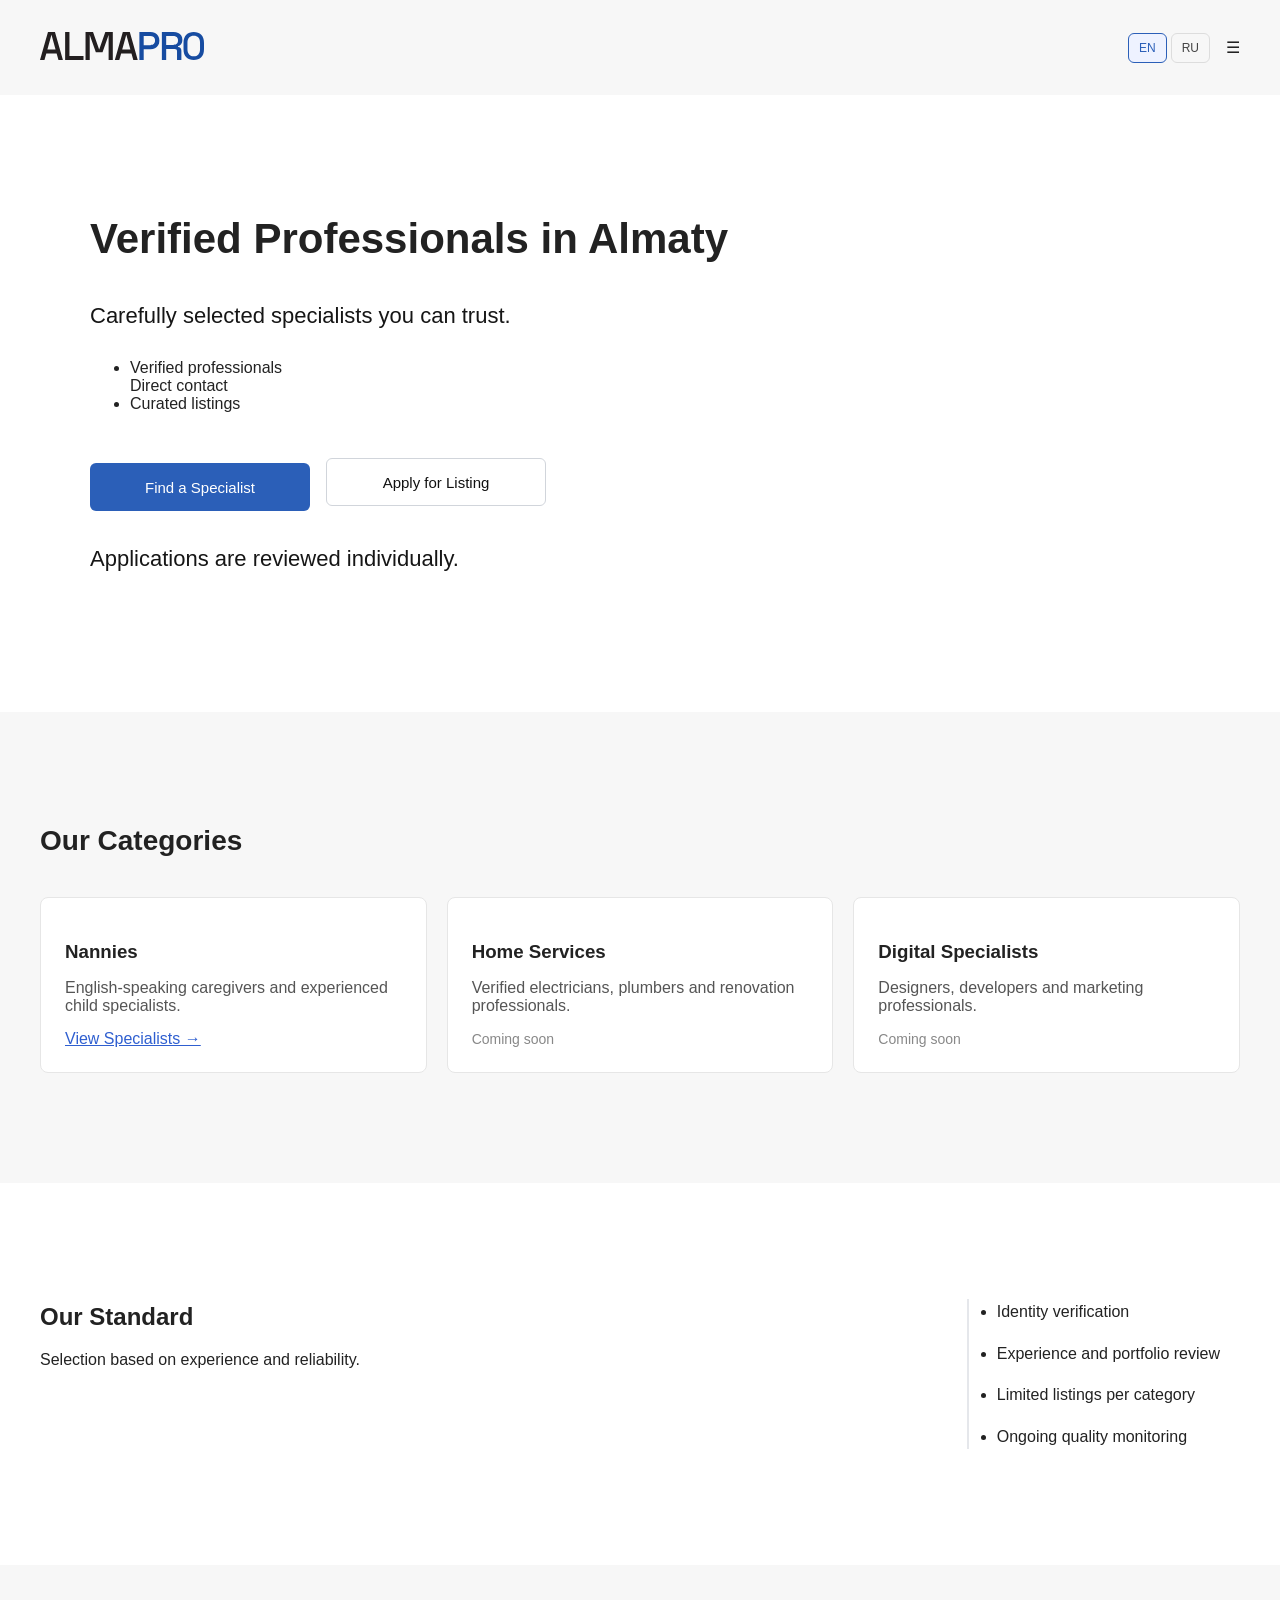
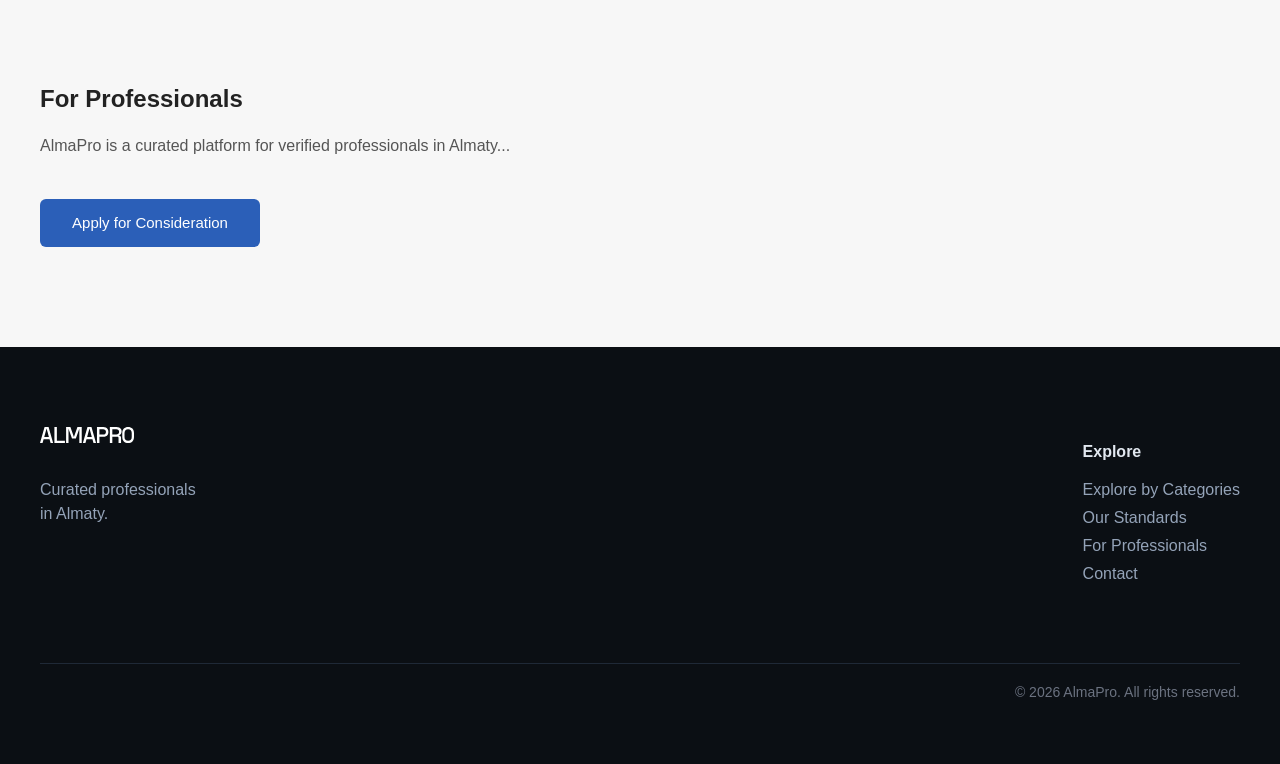
<file: index.html>
<!DOCTYPE html>
<html lang="en">

<head>
    <meta charset="UTF-8">
    <meta name="viewport" content="width=device-width, initial-scale=1.0">
    <title>AlmaPro</title>

    <link rel="stylesheet" href="main.css">

</head>

<body>

<header class="header">
  <div class="container header-inner">

    <div class="logo">
      <a href="index.html">
        <img src="images/almapro-logo.svg" alt="AlmaPro">
      </a>
    </div>

    <div class="header-right">
<div class="lang-switch">
<a href="index.html" class="active">EN</a>
  <a href="index-ru.html">RU</a>
</div>

 <div class="menu" id="openMenu">☰</div>

  </div>

</div>
    <!-- OVERLAY -->
<div class="nav-overlay" id="navOverlay"></div>

<!-- SIDE MENU -->
<div class="side-menu" id="sideMenu">
  <div class="menu-header">
    <span class="close-btn" id="closeMenu">✕</span>
  </div>

  <nav class="menu-links">
    <a href="index.html">Home</a>
    <a href="nannies.html">Find a Specialist</a>
    <a href="apply.html">For Professionals</a>
    <a href="contact.html">Contact</a>
  </nav>
</div>

  </div>
</header>



<section class="hero mobile-hero">
  <div class="container">
    <div class="hero-inner">

<div class="hero-text">

  <h1>
    Verified Professionals in Almaty
  </h1>

  <p>
    Carefully selected specialists you can trust.
  </p>

  <ul>
    <li>Verified professionals</li>
    <li">Direct contact</li>
    <li>Curated listings</li>
  </ul>

  <div class="hero-buttons">
  <a href="#categories" class="btn btn-primary">Find a Specialist</a>
  <a href="apply.html" class="btn btn-secondary">Apply for Listing</a>
  </div>

  <p class="hero-note">
    Applications are reviewed individually.
  </p>

</div>

    </div>
</section>

<section class="categories" id="categories">

<div class="container">

<h2>Our Categories</h2>

<div class="categories-grid">

<a href="nannies.html" class="category-card">

  <h3>Nannies</h3>

  <p>
    English-speaking caregivers and experienced child specialists.
  </p>

  <span class="card-link">
    View Specialists →
  </span>

</a>

<a href="home-services.html" class="category-card">
  <h3>Home Services</h3>
  <p>
    Verified electricians, plumbers and renovation professionals.
  </p>
  <span class="coming">
    Coming soon
  </span>
</a>


<a href="digital-specialists.html" class="category-card">
  <h3>Digital Specialists</h3>
  <p>
    Designers, developers and marketing professionals.
  </p>
  <span class="coming">
    Coming soon
  </span>
</a>

</div>

</div>

</section>

<section class="standard">
  <div class="container standard-inner">

    <div class="standard-left">
      <h2>Our Standard</h2>
      <p>Selection based on experience and reliability.</p>
    </div>

    <div class="standard-right">
      <ul class="standard-list">
        <li>Identity verification</li>
        <li>Experience and portfolio review</li>
        <li>Limited listings per category</li>
        <li>Ongoing quality monitoring</li>
      </ul>
    </div>

  </div>
</section>

<section class="professionals">

<div class="container">

<h2>For Professionals</h2>

<p>
  AlmaPro is a curated platform for verified professionals in Almaty...
</p>

<a href="apply.html" class="btn btn-primary">
  Apply for Consideration
</a>

</div>

</section>

<footer class="footer">
  <div class="container footer-inner">

    <!-- LEFT -->
    <div class="footer-left">
  <a href="index.html">
    <img src="images/almapro-logo-white.svg" class="footer-logo">
  </a>

  <p>
    <a href="index.html" class="footer-link-text">
      <span>Curated professionals</span><br>
      <span>in Almaty.</span>
    </a>
  </p>
</div>

<!-- RIGHT -->
<div class="footer-right">
  <p class="footer-title">Explore</p>

  <a href="nannies.html">
    Explore by Categories
  </a>

  <a href="index.html">
    Our Standards
  </a>

  <a href="apply.html">
    For Professionals
  </a>

  <a href="contact.html">
    Contact
  </a>
</div>
</div>

  <div class="footer-bottom container">
    <div class="footer-line"></div>
    <p>© 2026 AlmaPro. All rights reserved.</p>
  </div>

</footer>

  </div>


<script>
window.addEventListener("scroll", function() {
  const header = document.querySelector(".header");

  if (window.scrollY > 50) {
    header.classList.add("shrink");
  } else {
    header.classList.remove("shrink");
  }
});
</script>

<!--Navigation-->
<script>
document.addEventListener("DOMContentLoaded", () => {
  const openBtn = document.getElementById("openMenu");
  const closeBtn = document.getElementById("closeMenu");
  const menu = document.getElementById("sideMenu");
  const overlay = document.getElementById("navOverlay");

  if (!openBtn || !menu || !overlay) return; // 🔥 prevents crash

  openBtn.addEventListener("click", () => {
    menu.classList.add("active");
    overlay.classList.add("active");
  });

  if (closeBtn) {
    closeBtn.addEventListener("click", closeMenu);
  }

  overlay.addEventListener("click", closeMenu);

  function closeMenu() {
    menu.classList.remove("active");
    overlay.classList.remove("active");
  }
});
</script>
</body>
</html>
</file>
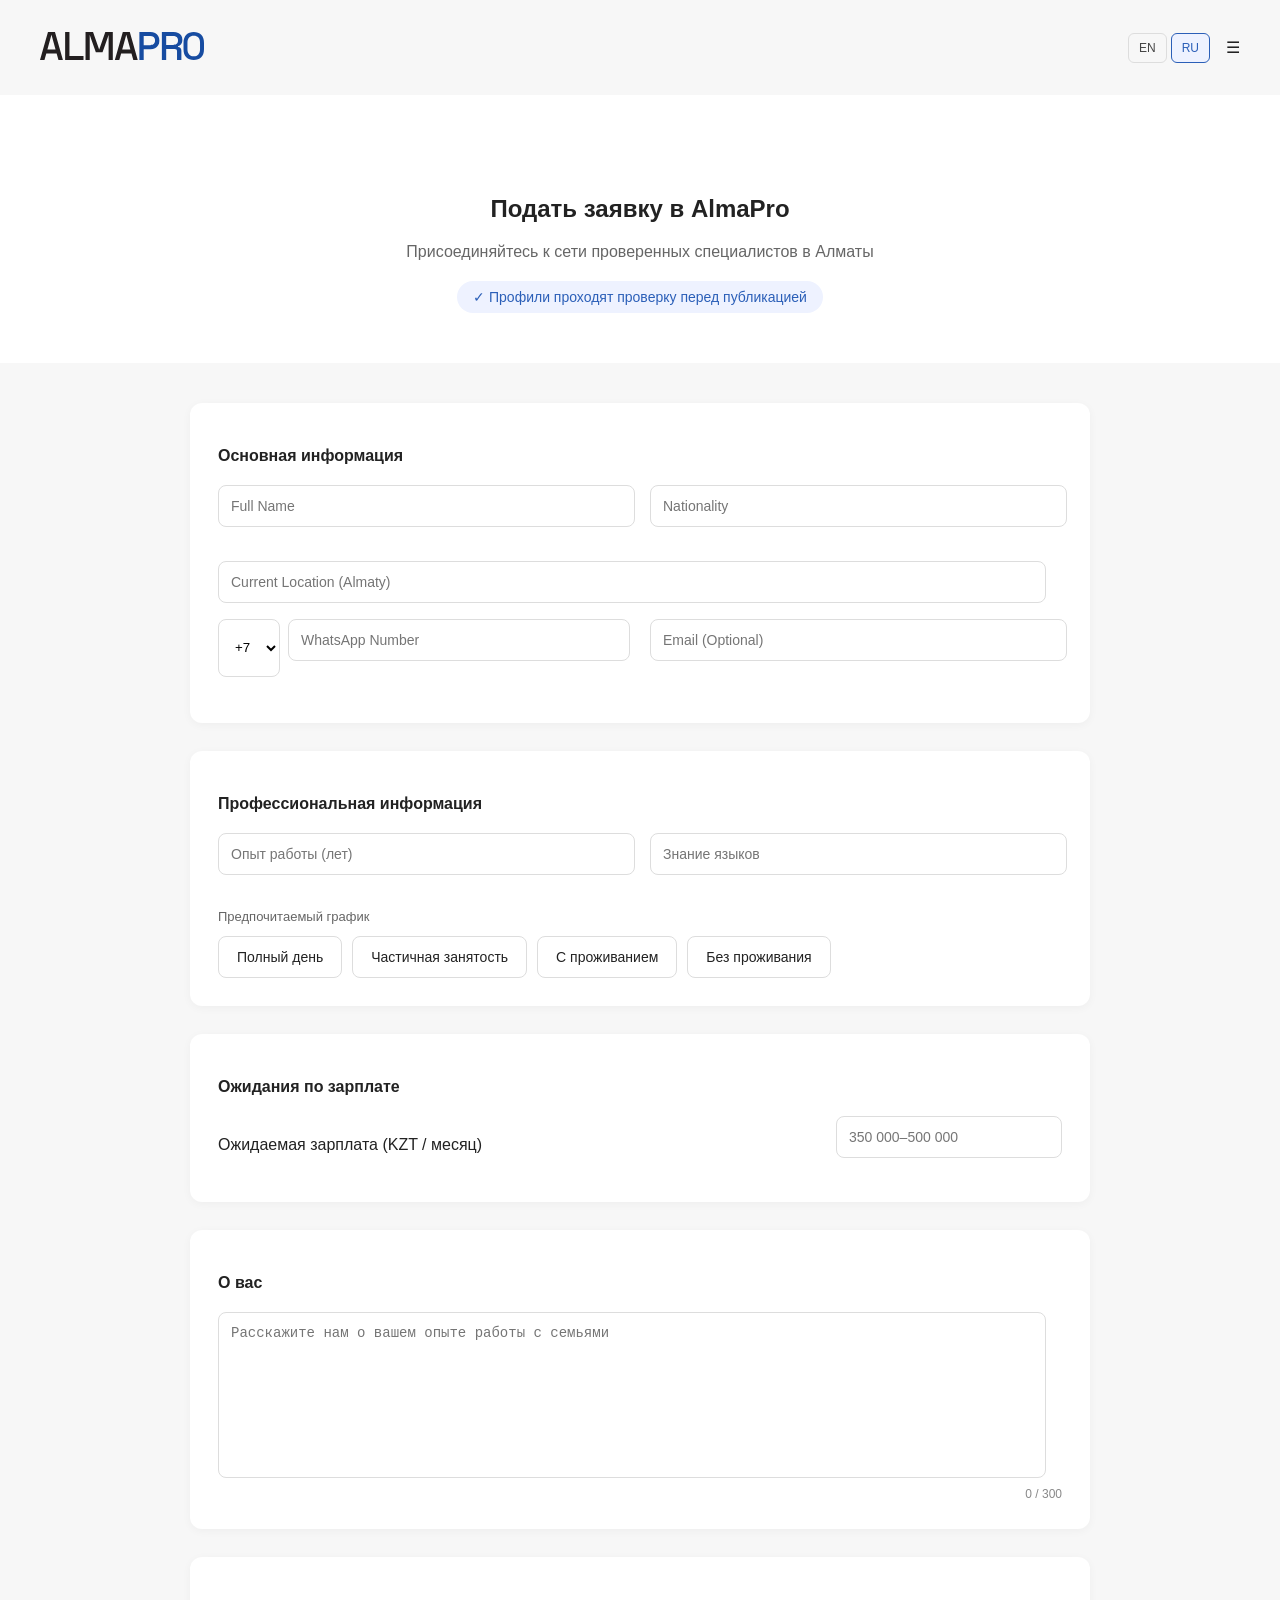
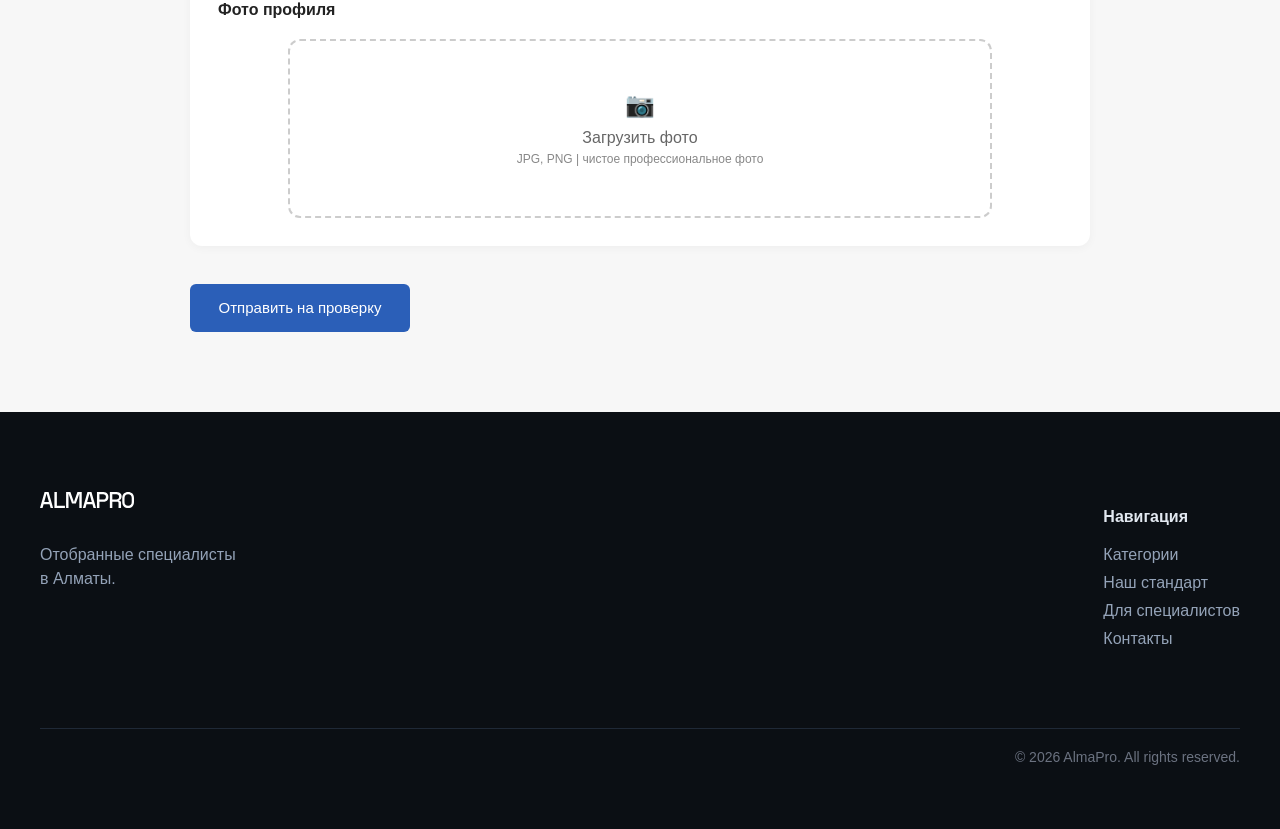
<file: apply-ru.html>
<!DOCTYPE html>
<html lang="en">
<head>
<meta charset="UTF-8">
<meta name="viewport" content="width=device-width, initial-scale=1.0">
<title>Apply | AlmaPro</title>
<link rel="stylesheet" href="main.css">
</head>

<body>

<header class="header">
  <div class="container header-inner">

    <div class="logo">
      <a href="index-ru.html">
        <img src="images/almapro-logo.svg" alt="AlmaPro">
      </a>
    </div>

  <div class="header-right">
    
    <div class="lang-switch">
      <a href="apply.html">EN</a>
      <a href="apply-ru.html" class="active">RU</a>
    </div>

    <div class="menu" id="openMenu">☰</div>

  </div>

</div>

<!-- SIDE MENU -->
<div class="side-menu" id="sideMenu">
  <div class="menu-header">
    <span class="close-btn" id="closeMenu">✕</span>
  </div>

<nav class="menu-links">
  <a href="index-ru.html">Главная</a>
  <a href="nannies-ru.html">Найти специалиста</a>
  <a href="apply-ru.html">Для специалистов</a>
  <a href="contact-ru.html">Контакты</a>
</nav>
</div>

  </div>
</header>


<!-- HERO -->
<section class="apply-hero">
  <div class="container center">

    <h1>Подать заявку в AlmaPro</h1>
    <p class="subtitle">Присоединяйтесь к сети проверенных специалистов в Алматы</p>

    <div class="badge"> ✓ Профили проходят проверку перед публикацией</div>

  </div>
</section>

<!-- APPLY FORM -->
<section class="apply-form">
  <div class="form-wrapper">
    <div class="form-inner">

      <form action="https://formsubmit.co/almapro.contact@proton.me" method="POST" enctype="multipart/form-data">

        <!-- SETTINGS -->
        <input type="hidden" name="_subject" value="New Application - AlmaPro">
        <input type="hidden" name="_next" value="https://almapro.kz/success-ru.html">
        <input type="hidden" name="_captcha" value="false">

        <!-- BASIC -->
        <div class="form-block">
          <h3>Основная информация</h3>

          <div class="form-row">
            <input type="text" name="full_name" placeholder="Full Name" required>
            <input type="text" name="nationality" placeholder="Nationality">
          </div>

          <input type="text" name="location" placeholder="Current Location (Almaty)" required>

          <div class="form-row">
            <div class="phone-input">
              <select name="country_code">
                <option value="+7">+7</option>
              </select>
              <input type="text" name="whatsapp" placeholder="WhatsApp Number" required>
            </div>

            <input type="email" name="email" placeholder="Email (Optional)">
          </div>
        </div>

        <!-- PROFESSIONAL -->
        <div class="form-block">
          <h3>Профессиональная информация</h3>

          <div class="form-row">
            <input type="text" name="experience" placeholder="Опыт работы (лет)">
            <input type="text" name="languages" placeholder="Знание языков">
          </div>

          <p class="label">Предпочитаемый график</p>

          <div class="tags">
            <div class="tag">Полный день</div>
            <div class="tag">Частичная занятость</div>
            <div class="tag">С проживанием</div>
            <div class="tag">Без проживания</div>
          </div>

          <input type="hidden" name="schedule" id="scheduleInput">
        </div>

        <!-- SALARY -->
        <div class="form-block">
          <h3>Ожидания по зарплате</h3>

          <div class="salary-row">
            <span>Ожидаемая зарплата (KZT / месяц)</span>
            <input type="text" name="salary" placeholder="350 000–500 000">
          </div>
        </div>

        <!-- ABOUT -->
        <div class="form-block">
          <h3>О вас</h3>

          <textarea name="about" maxlength="300"
            placeholder="Расскажите нам о вашем опыте работы с семьями"></textarea>

          <div class="char-count">0 / 300</div>
        </div>

        <!-- PROFILE PHOTO -->
        <div class="form-block">
          <h3>Фото профиля</h3>

          <label class="upload-box">

            <!-- REAL FILE INPUT -->
            <input type="file" id="photoInput" name="photo" accept="image/*" required>

            <!-- UI -->
            <div class="upload-content" id="uploadContent">
              <div class="upload-icon">📷</div>
              <p>Загрузить фото</p>
              <span>JPG, PNG | чистое профессиональное фото</span>
            </div>

            <!-- PREVIEW -->
            <img id="previewImage" alt="Preview" style="display:none; width:100%; margin-top:10px;" />

          </label>
        </div>

        <!-- SUBMIT -->
        <button type="submit" class="btn btn-primary">
          Отправить на проверку
        </button>

      </form>

    </div>
  </div>
</section>


<!--footer-->
<footer class="footer">
  <div class="container footer-inner">

    <!-- LEFT -->
    <div class="footer-left">
  <a href="index-ru.html">
    <img src="images/almapro-logo-white.svg" class="footer-logo">
  </a>

  <p>
    <a href="index-ru.html" class="footer-link-text">
      <p>
Отобранные специалисты<br>в Алматы.
</p>
    </a>
  </p>
</div>

<!-- RIGHT -->
<div class="footer-right">
  <p class="footer-title">Навигация</p>

<a href="nannies-ru.html">Категории</a>
<a href="index-ru.html">Наш стандарт</a>
<a href="apply-ru.html">Для специалистов</a>
<a href="contact-ru.html">Контакты</a>
</div>

</div>

  <div class="footer-bottom container">
    <div class="footer-line"></div>
    <p>© 2026 AlmaPro. All rights reserved.</p>
  </div>

</footer>

<!--preview-->
<script>
document.addEventListener("DOMContentLoaded", () => {
  const input = document.getElementById("photoInput");
  const preview = document.getElementById("previewImage");

  input.addEventListener("change", () => {
    const file = input.files[0];
    if (!file) return;

    const reader = new FileReader();
    reader.onload = e => {
      preview.src = e.target.result;
      preview.style.display = "block";
    };
    reader.readAsDataURL(file);
  });
});
</script>


<script>
window.addEventListener("scroll", function() {
  const header = document.querySelector(".header");

  if (window.scrollY > 50) {
    header.classList.add("shrink");
  } else {
    header.classList.remove("shrink");
  }
});
</script>

<script>
document.addEventListener("DOMContentLoaded", () => {
  const fileInput = document.querySelector('input[type="file"]');

  if (!fileInput) return;

  fileInput.addEventListener("change", () => {
    if(fileInput.files.length > 0){
      alert("Photo selected: " + fileInput.files[0].name);
    }
  });
});
</script>

<script>
// ===== TAG SELECTION (SCHEDULE) =====

document.addEventListener("DOMContentLoaded", () => {

  const tags = document.querySelectorAll(".tag");
  const scheduleInput = document.getElementById("scheduleInput");

  tags.forEach(tag => {
    tag.addEventListener("click", () => {

      tag.classList.toggle("active");

      // collect selected tags
      const selected = Array.from(document.querySelectorAll(".tag.active"))
        .map(tag => tag.innerText);

      // update hidden input
      if (scheduleInput) {
        scheduleInput.value = selected.join(", ");
      }

    });
  });

});
</script>


<!--Navigation-->
<script>
document.addEventListener("DOMContentLoaded", () => {
  const openBtn = document.getElementById("openMenu");
  const closeBtn = document.getElementById("closeMenu");
  const menu = document.getElementById("sideMenu");
  const overlay = document.getElementById("navOverlay");

  if (!openBtn || !menu || !overlay) return; // 🔥 prevents crash

  openBtn.addEventListener("click", () => {
    menu.classList.add("active");
    overlay.classList.add("active");
  });

  if (closeBtn) {
    closeBtn.addEventListener("click", closeMenu);
  }

  overlay.addEventListener("click", closeMenu);

  function closeMenu() {
    menu.classList.remove("active");
    overlay.classList.remove("active");
  }
});
</script>

</body>
</html>
</file>
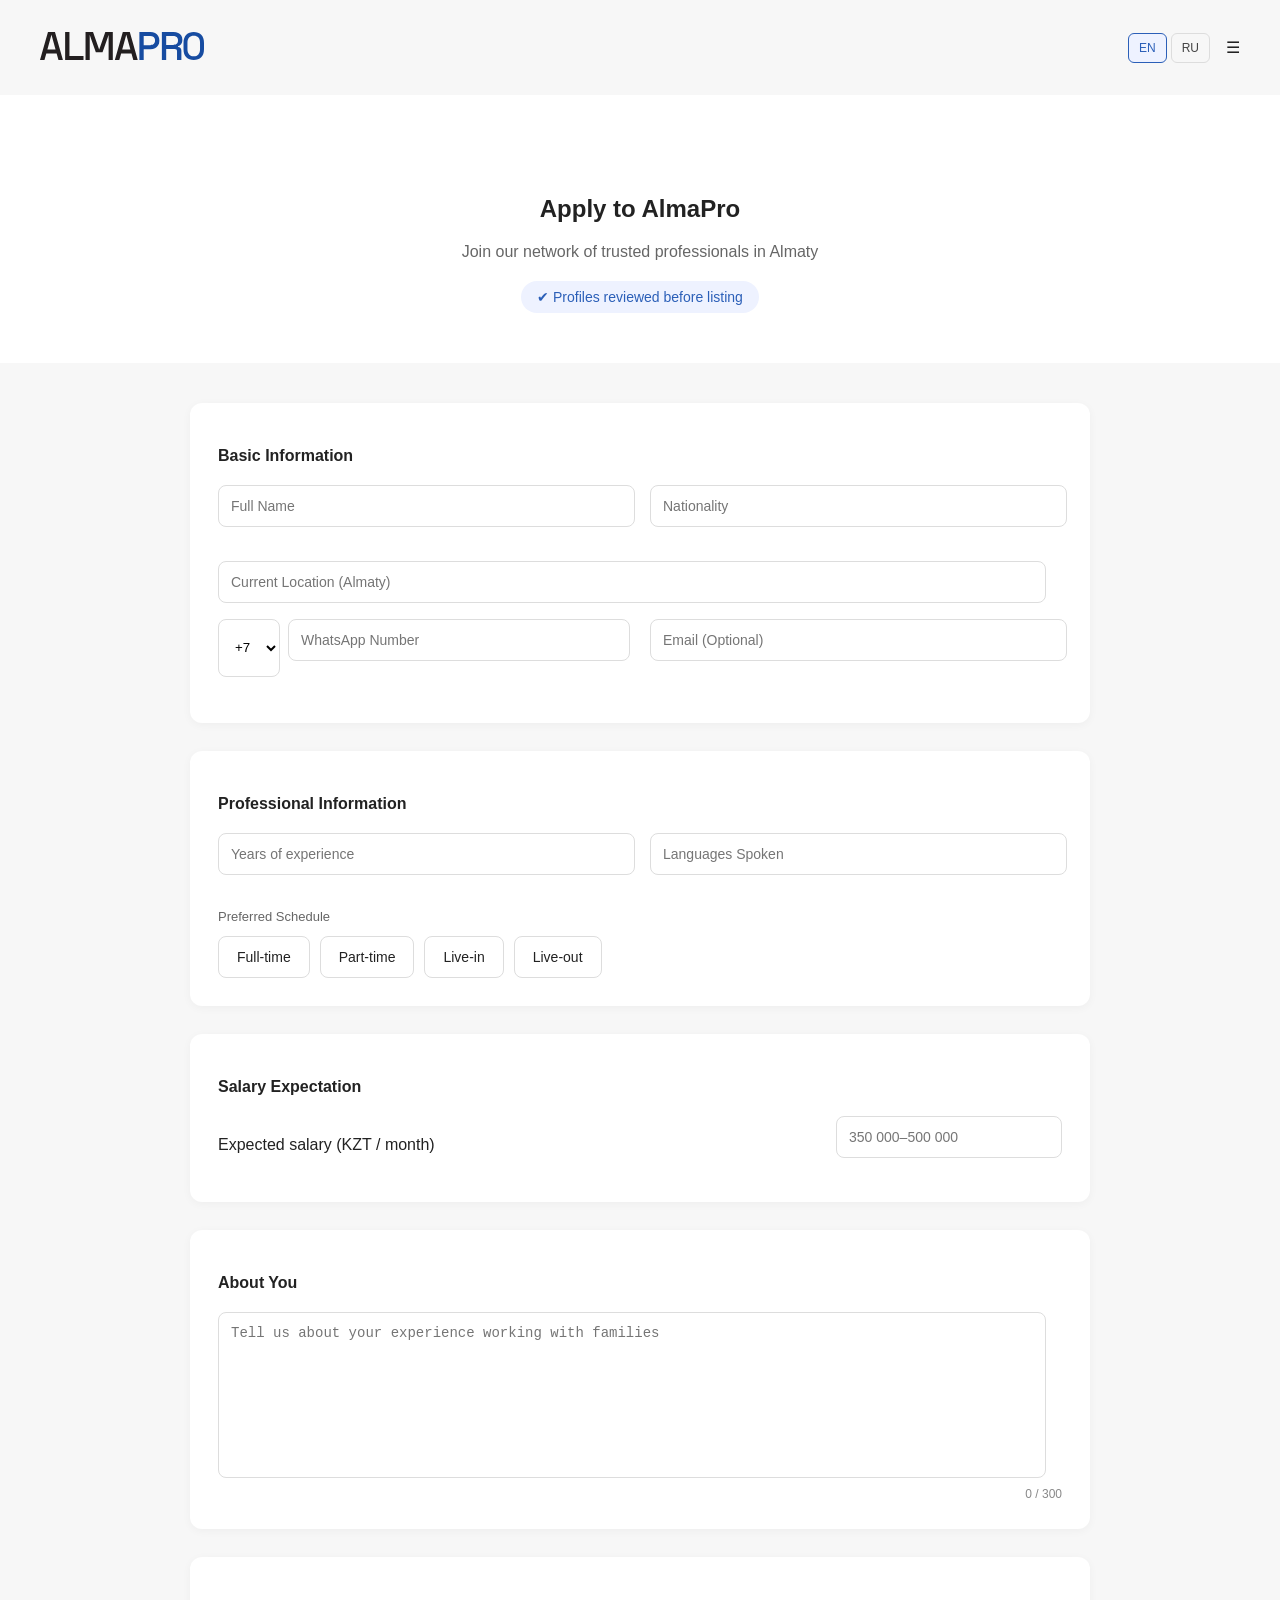
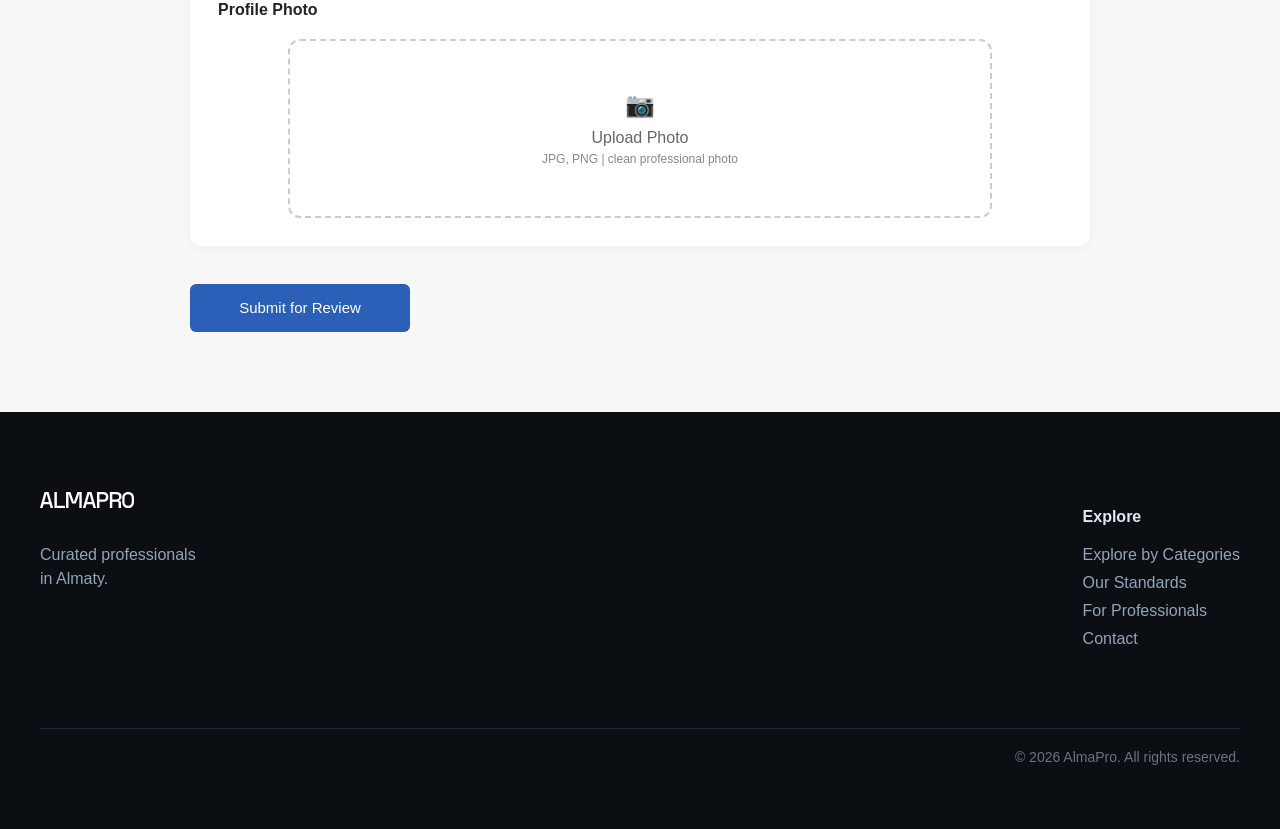
<file: apply.html>
<!DOCTYPE html>
<html lang="en">
<head>
<meta charset="UTF-8">
<meta name="viewport" content="width=device-width, initial-scale=1.0">
<title>Apply | AlmaPro</title>
<link rel="stylesheet" href="main.css">
</head>

<body>

<header class="header">
  <div class="container header-inner">

    <div class="logo">
      <a href="index.html">
        <img src="images/almapro-logo.svg" alt="AlmaPro">
      </a>
    </div>

  <div class="header-right">
    
    <div class="lang-switch">
      <a href="apply.html" class="active">EN</a>
      <a href="apply-ru.html">RU</a>
    </div>

    <div class="menu" id="openMenu">☰</div>

  </div>

</div>

<!-- SIDE MENU -->
<div class="side-menu" id="sideMenu">
  <div class="menu-header">
    <span class="close-btn" id="closeMenu">✕</span>
  </div>

  <nav class="menu-links">
    <a href="index.html">Home</a>
    <a href="nannies.html">Find a Specialist</a>
    <a href="apply.html">For Professionals</a>
    <a href="contact.html">Contact</a>
  </nav>
</div>

  </div>
</header>


<!-- HERO -->
<section class="apply-hero">
  <div class="container center">

    <h1>Apply to AlmaPro</h1>
    <p class="subtitle">Join our network of trusted professionals in Almaty</p>

    <div class="badge">✔ Profiles reviewed before listing</div>

  </div>
</section>

<!-- APPLY FORM -->
<section class="apply-form">
  <div class="form-wrapper">
    <div class="form-inner">

      <form action="https://formsubmit.co/almapro.contact@proton.me" method="POST" enctype="multipart/form-data">

        <!-- SETTINGS -->
        <input type="hidden" name="_subject" value="New Application - AlmaPro">
        <input type="hidden" name="_next" value="https://almapro.kz/success.html">
        <input type="hidden" name="_captcha" value="false">

        <!-- BASIC -->
        <div class="form-block">
          <h3>Basic Information</h3>

          <div class="form-row">
            <input type="text" name="full_name" placeholder="Full Name" required>
            <input type="text" name="nationality" placeholder="Nationality">
          </div>

          <input type="text" name="location" placeholder="Current Location (Almaty)" required>

          <div class="form-row">
            <div class="phone-input">
              <select name="country_code">
                <option value="+7">+7</option>
              </select>
              <input type="text" name="whatsapp" placeholder="WhatsApp Number" required>
            </div>

            <input type="email" name="email" placeholder="Email (Optional)">
          </div>
        </div>

        <!-- PROFESSIONAL -->
        <div class="form-block">
          <h3>Professional Information</h3>

          <div class="form-row">
            <input type="text" name="experience" placeholder="Years of experience">
            <input type="text" name="languages" placeholder="Languages Spoken">
          </div>

          <p class="label">Preferred Schedule</p>

          <div class="tags">
            <div class="tag">Full-time</div>
            <div class="tag">Part-time</div>
            <div class="tag">Live-in</div>
            <div class="tag">Live-out</div>
          </div>

          <input type="hidden" name="schedule" id="scheduleInput">
        </div>

        <!-- SALARY -->
        <div class="form-block">
          <h3>Salary Expectation</h3>

          <div class="salary-row">
            <span>Expected salary (KZT / month)</span>
            <input type="text" name="salary" placeholder="350 000–500 000">
          </div>
        </div>

        <!-- ABOUT -->
        <div class="form-block">
          <h3>About You</h3>

          <textarea name="about" maxlength="300"
            placeholder="Tell us about your experience working with families"></textarea>

          <div class="char-count">0 / 300</div>
        </div>

        <!-- PROFILE PHOTO -->
        <div class="form-block">
          <h3>Profile Photo</h3>

          <label class="upload-box">

            <!-- REAL FILE INPUT (IMPORTANT) -->
            <input type="file" id="photoInput" name="photo" accept="image/*" required>

            <!-- UI -->
            <div class="upload-content" id="uploadContent">
              <div class="upload-icon">📷</div>
              <p>Upload Photo</p>
              <span>JPG, PNG | clean professional photo</span>
            </div>

            <!-- PREVIEW -->
            <img id="previewImage" alt="Preview" style="display:none; width:100%; margin-top:10px;" />

          </label>
        </div>

        <!-- SUBMIT -->
        <button type="submit" class="btn btn-primary">
          Submit for Review
        </button>

      </form>

    </div>
  </div>
</section>


<footer class="footer">
  <div class="container footer-inner">

    <!-- LEFT -->
    <div class="footer-left">
      <a href="index.html">
        <img src="images/almapro-logo-white.svg" class="footer-logo">
      </a>

      <p>
        <a href="index.html" class="footer-link-text">
          Curated professionals<br>in Almaty.
        </a>
      </p>
    </div>

    <!-- RIGHT -->
    <div class="footer-right">
      <p class="footer-title">Explore</p>

      <a href="nannies.html">Explore by Categories</a>
      <a href="index.html">Our Standards</a>
      <a href="apply.html">For Professionals</a>
      <a href="contact.html">Contact</a>
    </div>

  </div>

  <div class="footer-bottom container">
    <div class="footer-line"></div>
    <p>© 2026 AlmaPro. All rights reserved.</p>
  </div>
</footer>

<!--preview-->
<script>
document.addEventListener("DOMContentLoaded", () => {
  const input = document.getElementById("photoInput");
  const preview = document.getElementById("previewImage");

  input.addEventListener("change", () => {
    const file = input.files[0];
    if (!file) return;

    const reader = new FileReader();
    reader.onload = e => {
      preview.src = e.target.result;
      preview.style.display = "block";
    };
    reader.readAsDataURL(file);
  });
});
</script>

<script>
window.addEventListener("scroll", function() {
  const header = document.querySelector(".header");

  if (window.scrollY > 50) {
    header.classList.add("shrink");
  } else {
    header.classList.remove("shrink");
  }
});
</script>

<script>
document.addEventListener("DOMContentLoaded", () => {
  const fileInput = document.querySelector('input[type="file"]');

  if (!fileInput) return;

  fileInput.addEventListener("change", () => {
    if(fileInput.files.length > 0){
      alert("Photo selected: " + fileInput.files[0].name);
    }
  });
});
</script>

<script>
// ===== TAG SELECTION (SCHEDULE) =====

document.addEventListener("DOMContentLoaded", () => {

  const tags = document.querySelectorAll(".tag");
  const scheduleInput = document.getElementById("scheduleInput");

  tags.forEach(tag => {
    tag.addEventListener("click", () => {

      tag.classList.toggle("active");

      // collect selected tags
      const selected = Array.from(document.querySelectorAll(".tag.active"))
        .map(tag => tag.innerText);

      // update hidden input
      if (scheduleInput) {
        scheduleInput.value = selected.join(", ");
      }

    });
  });

});
</script>

<!--Navigation-->
<script>
document.addEventListener("DOMContentLoaded", () => {
  const openBtn = document.getElementById("openMenu");
  const closeBtn = document.getElementById("closeMenu");
  const menu = document.getElementById("sideMenu");
  const overlay = document.getElementById("navOverlay");

  if (!openBtn || !menu || !overlay) return; // 🔥 prevents crash

  openBtn.addEventListener("click", () => {
    menu.classList.add("active");
    overlay.classList.add("active");
  });

  if (closeBtn) {
    closeBtn.addEventListener("click", closeMenu);
  }

  overlay.addEventListener("click", closeMenu);

  function closeMenu() {
    menu.classList.remove("active");
    overlay.classList.remove("active");
  }
});
</script>

</body>
</html>
</file>
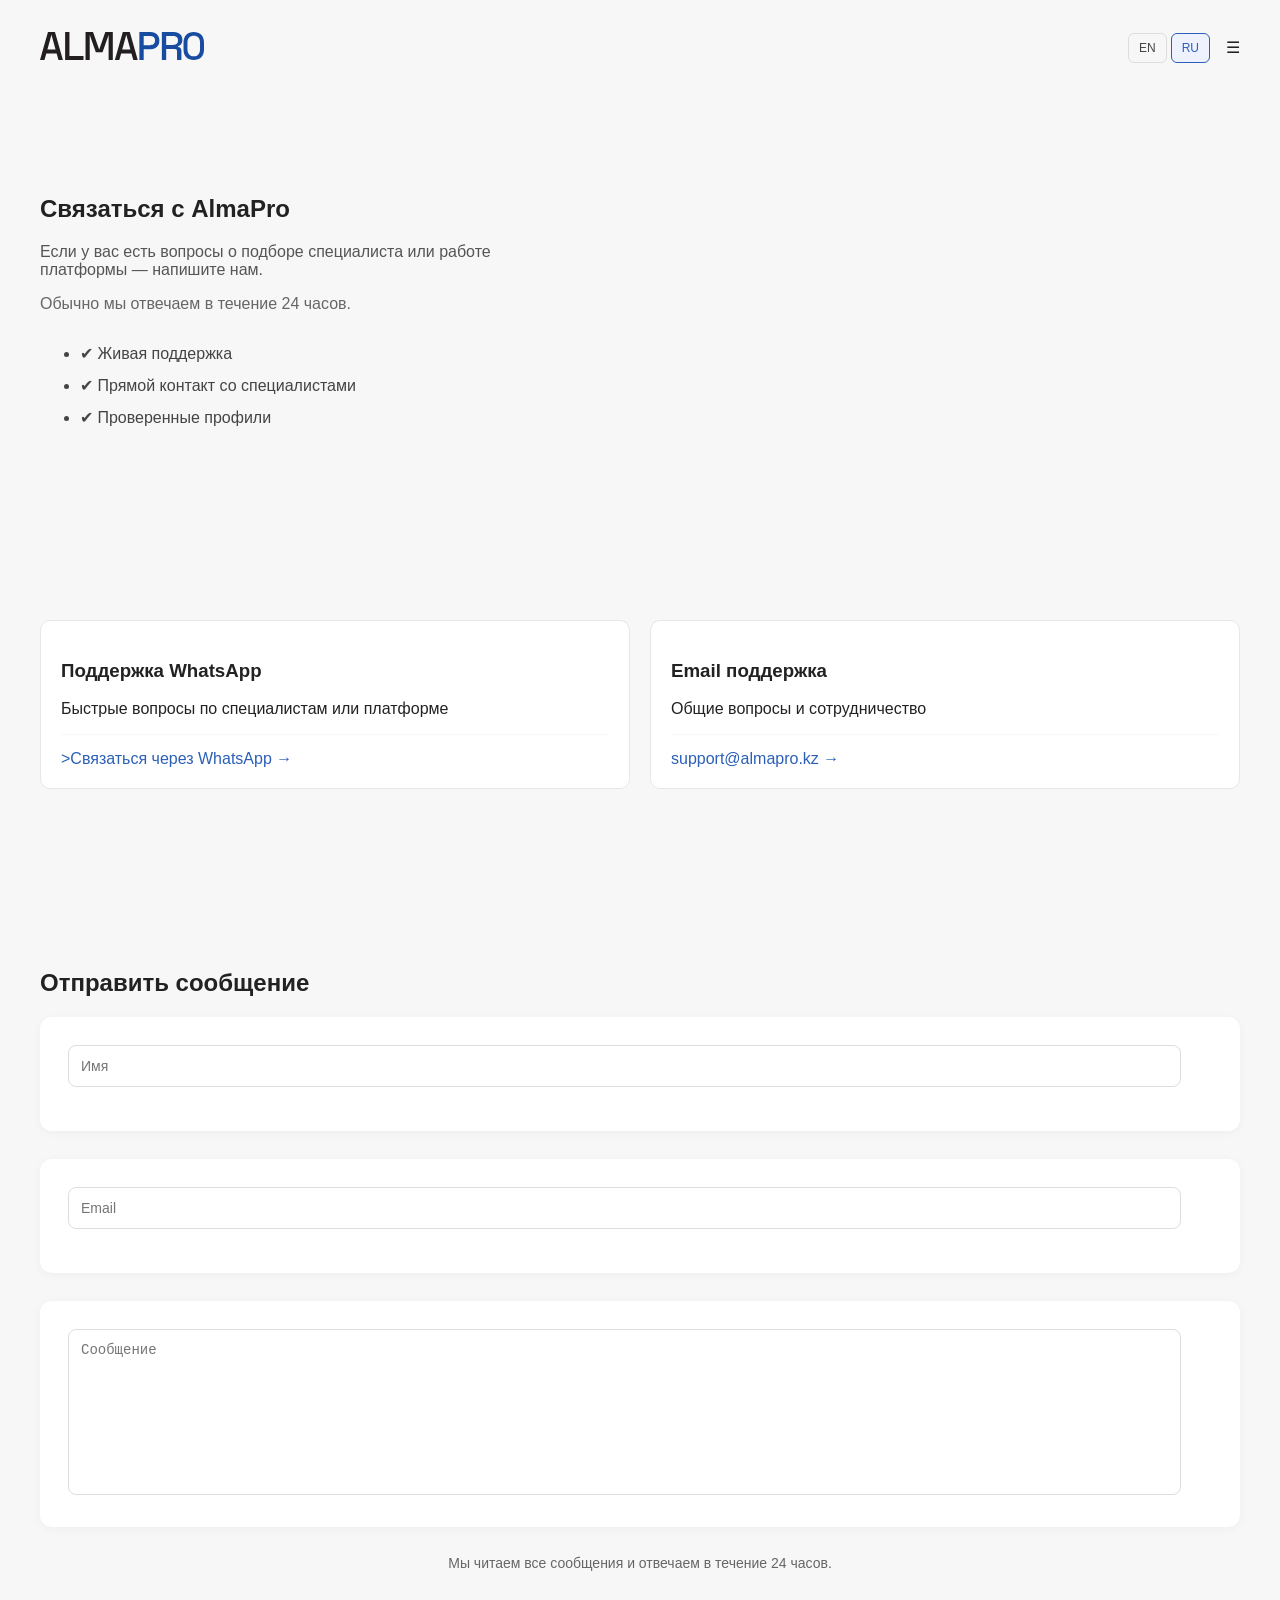
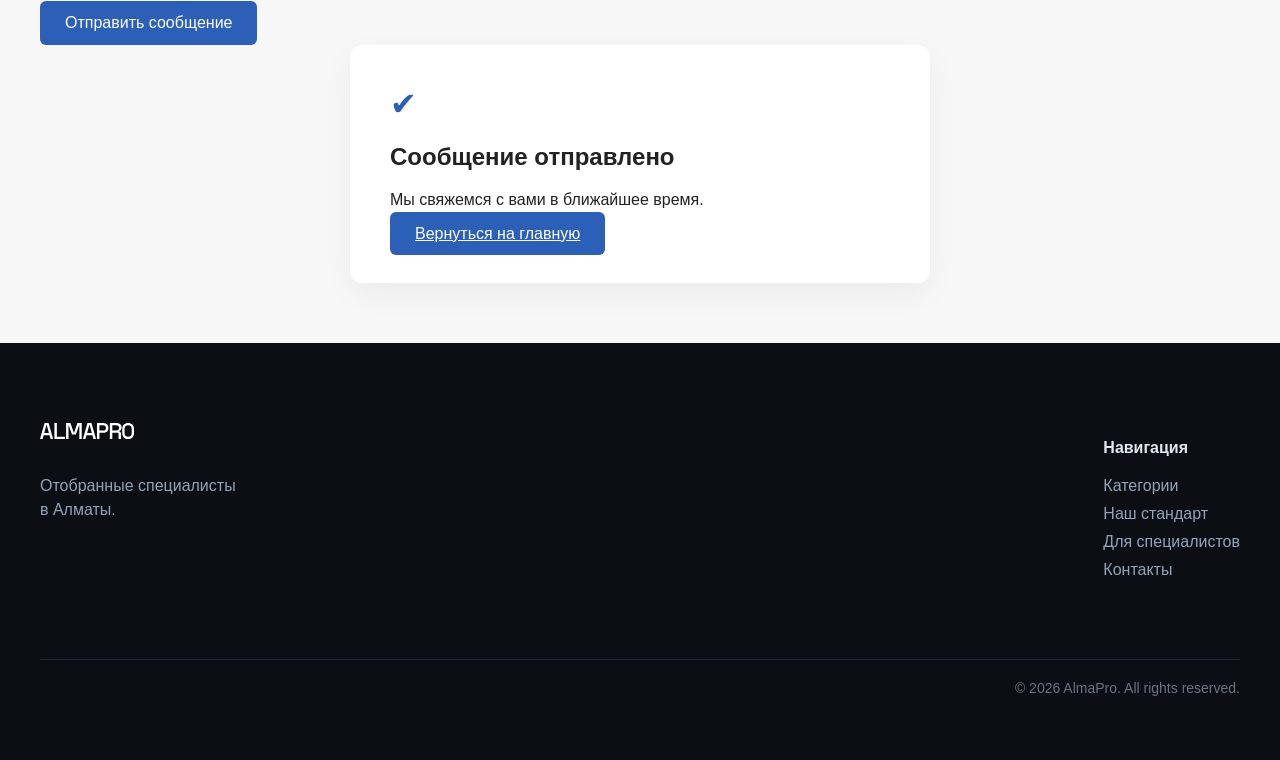
<file: contact-ru.html>
<!DOCTYPE html>
<html lang="en">

<head>
    <meta charset="UTF-8">
    <meta name="viewport" content="width=device-width, initial-scale=1.0">
    <title>AlmaPro</title>

    <link rel="stylesheet" href="main.css">

</head>

<body>

<header class="header">
  <div class="container header-inner">

    <div class="logo">
      <a href="index-ru.html">
        <img src="images/almapro-logo.svg" alt="AlmaPro">
      </a>
    </div>

    <div class="header-right">

    <div class="lang-switch">
<a href="contact.html">EN</a>
  <a href="contact-ru.html" class="active">RU</a>
</div>

 <div class="menu" id="openMenu">☰</div>

  </div>

</div>

    <!-- OVERLAY -->
<div class="nav-overlay" id="navOverlay"></div>

<!-- SIDE MENU -->
<div class="side-menu" id="sideMenu">
  <div class="menu-header">
    <span class="close-btn" id="closeMenu">✕</span>
  </div>

<nav class="menu-links">
  <a href="index-ru.html">Главная</a>
  <a href="nannies-ru.html">Найти специалиста</a>
  <a href="apply-ru.html">Для специалистов</a>
  <a href="contact-ru.html">Контакты</a>
</nav>
</div>

  </div>
</header>

<section class="contact-hero">
  <div class="container">

    <h1>Связаться с AlmaPro</h1>

    <p class="contact-sub">
       Если у вас есть вопросы о подборе специалиста или работе платформы —
        напишите нам.
    </p>

    <p class="contact-note">
       Обычно мы отвечаем в течение 24 часов.
    </p>

    <ul class="contact-list">
      <li>✔ Живая поддержка</li>
      <li>✔ Прямой контакт со специалистами</li>
      <li>✔ Проверенные профили</li>
    </ul>

  </div>
</section>

<section class="contact-options">
  <div class="container contact-grid">

    <div class="contact-card">
      <h3>Поддержка WhatsApp</h3>
      <p>Быстрые вопросы по специалистам или платформе</p>

      <div class="card-divider"></div>

      <a href="https://wa.me/XXXXXXXXXXX" target="_blank" class="contact-link">>Связаться через WhatsApp →</a>
    </div>

    <div class="contact-card">
      <h3>Email поддержка</h3>
      <p>Общие вопросы и сотрудничество</p>

      <div class="card-divider"></div>

      <a href="mailto:almapro.contact@proton.me" class="contact-link">
        support@almapro.kz →
      </a>
    </div>

  </div>
</section>

<section class="contact-form">
  <div class="container form-wrapper">

    <h2>Отправить сообщение</h2>

   <form action="https://formspree.io/f/mgonqoye" method="POST">

  <div class="form-block">
    <input type="text" name="name" placeholder="Имя" required>
  </div>

  <div class="form-block">
    <input type="email" name="email" placeholder="Email" required>
  </div>

  <div class="form-block">
    <textarea name="message" placeholder="Сообщение" required></textarea>
  </div>

  <input type="hidden" name="_subject" value="New Contact Message - AlmaPro">

  <p class="form-note">
    Мы читаем все сообщения и отвечаем в течение 24 часов.
  </p>

  <button type="submit" class="btn-primary">Отправить сообщение</button>

</form>
  </div>

  <!-- SUCCESS MESSAGE -->
    <div class="success-box">
      <div class="success-icon">✔</div>
      <h2>Сообщение отправлено</h2>
      <p>Мы свяжемся с вами в ближайшее время.</p>
      <a href="index-ru.html" class="btn-primary">Вернуться на главную</a>
    </div>
  </div>

</section>

<!--footer-->
<footer class="footer">
  <div class="container footer-inner">

    <!-- LEFT -->
    <div class="footer-left">
  <a href="index-ru.html">
    <img src="images/almapro-logo-white.svg" class="footer-logo">
  </a>

  <p>
<a href="index-ru.html" class="footer-link-text">
  Отобранные специалисты<br>в Алматы.
   </a>
  </p>
</div>

<!-- RIGHT -->
<div class="footer-right">
  <p class="footer-title">Навигация</p>

<a href="nannies-ru.html">Категории</a>
<a href="index-ru.html">Наш стандарт</a>
<a href="apply-ru.html">Для специалистов</a>
<a href="contact-ru.html">Контакты</a>
</div>

</div>

  <div class="footer-bottom container">
    <div class="footer-line"></div>
    <p>© 2026 AlmaPro. All rights reserved.</p>
  </div>

</footer>

<script>
document.addEventListener("DOMContentLoaded", function () {

  const form = document.querySelector(".contact-form form");

  if (!form) return;

  form.addEventListener("submit", async function(e) {
    e.preventDefault();

    const data = new FormData(form);

    const response = await fetch(form.action, {
      method: "POST",
      body: data,
      headers: {
        'Accept': 'application/json'
      }
    });

    if (response.ok) {
      window.location.href = "https://almapro.kz/success-ru.html";
    } else {
      alert("Ошибка отправки. Попробуйте снова.");
    }
  });

});
</script>


<script>
window.addEventListener("scroll", function() {
  const header = document.querySelector(".header");

  if (window.scrollY > 50) {
    header.classList.add("shrink");
  } else {
    header.classList.remove("shrink");
  }
});
</script>

<!--Navigation-->
<script>
document.addEventListener("DOMContentLoaded", () => {
  const openBtn = document.getElementById("openMenu");
  const closeBtn = document.getElementById("closeMenu");
  const menu = document.getElementById("sideMenu");
  const overlay = document.getElementById("navOverlay");

  if (!openBtn || !menu || !overlay) return; // 🔥 prevents crash

  openBtn.addEventListener("click", () => {
    menu.classList.add("active");
    overlay.classList.add("active");
  });

  if (closeBtn) {
    closeBtn.addEventListener("click", closeMenu);
  }

  overlay.addEventListener("click", closeMenu);

  function closeMenu() {
    menu.classList.remove("active");
    overlay.classList.remove("active");
  }
});
</script>

</body>
</html>
</file>
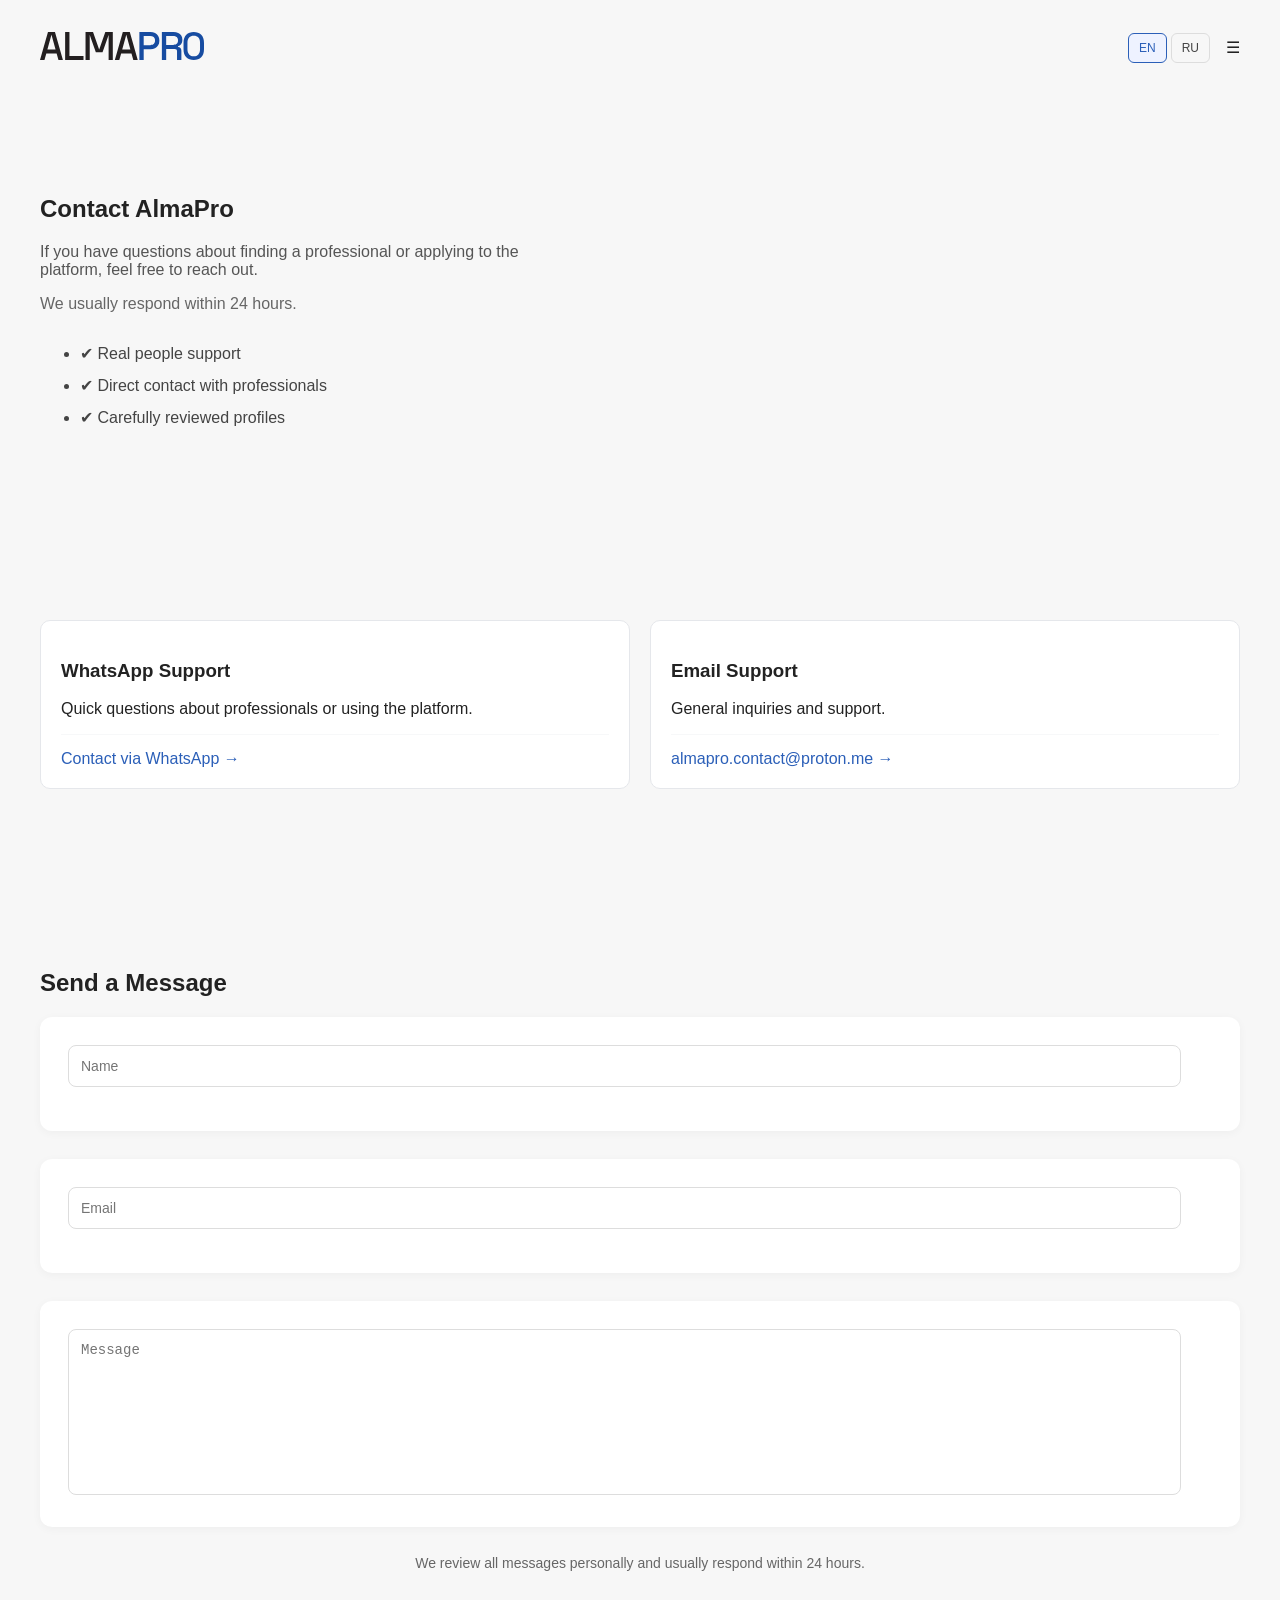
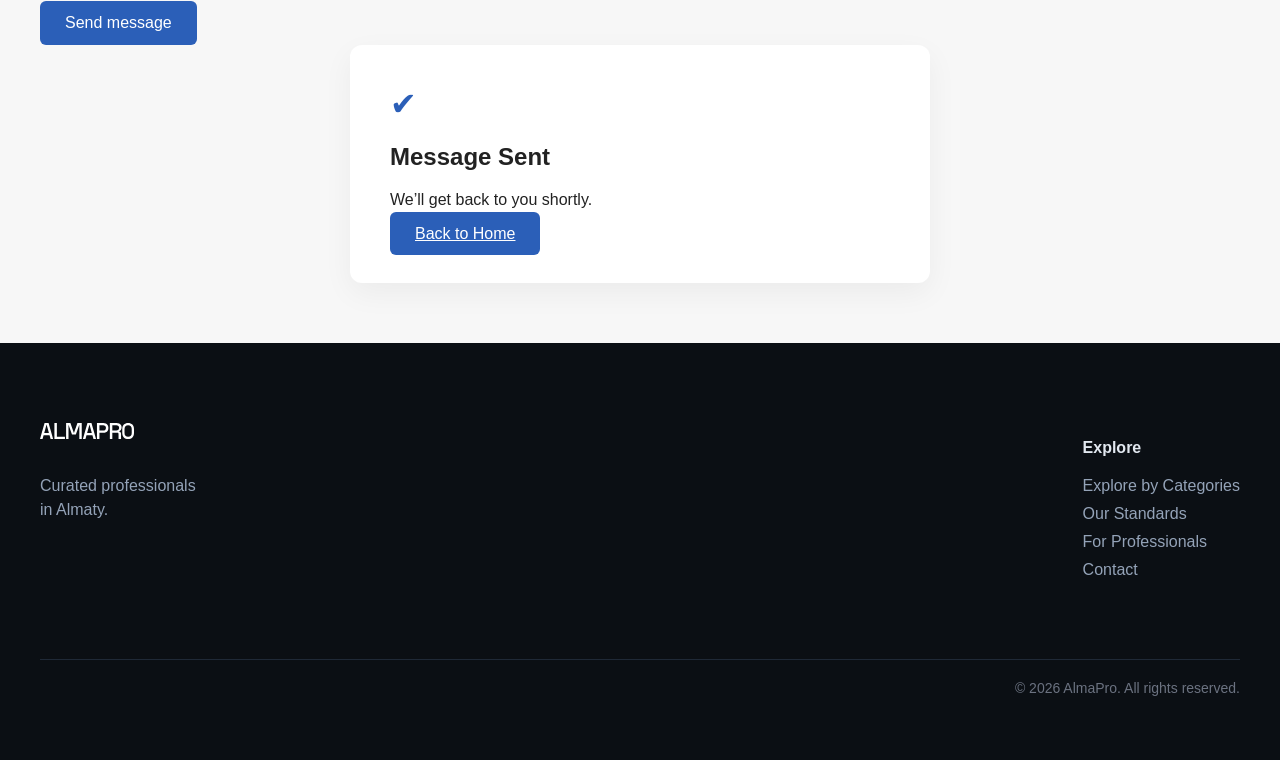
<file: contact.html>
<!DOCTYPE html>
<html lang="en">

<head>
    <meta charset="UTF-8">
    <meta name="viewport" content="width=device-width, initial-scale=1.0">
    <title>AlmaPro</title>

    <link rel="stylesheet" href="main.css">

</head>

<body>

<header class="header">
  <div class="container header-inner">

    <div class="logo">
      <a href="index.html">
        <img src="images/almapro-logo.svg" alt="AlmaPro">
      </a>
    </div>

    <div class="header-right">

    <div class="lang-switch">
<a href="contact.html" class="active">EN</a>
  <a href="contact-ru.html">RU</a>
</div>

 <div class="menu" id="openMenu">☰</div>

  </div>

</div>

    <!-- OVERLAY -->
<div class="nav-overlay" id="navOverlay"></div>

<!-- SIDE MENU -->
<div class="side-menu" id="sideMenu">
  <div class="menu-header">
    <span class="close-btn" id="closeMenu">✕</span>
  </div>

  <nav class="menu-links">
    <a href="index.html">Home</a>
    <a href="nannies.html">Find a Specialist</a>
    <a href="apply.html">For Professionals</a>
    <a href="contact.html">Contact</a>
  </nav>
</div>

  </div>
</header>

<section class="contact-hero">
  <div class="container">

    <h1>Contact AlmaPro</h1>

    <p class="contact-sub">
      If you have questions about finding a professional or applying to the platform, feel free to reach out.
    </p>

    <p class="contact-note">
      We usually respond within 24 hours.
    </p>

    <ul class="contact-list">
      <li>✔ Real people support</li>
      <li>✔ Direct contact with professionals</li>
      <li>✔ Carefully reviewed profiles</li>
    </ul>

  </div>
</section>

<section class="contact-options">
  <div class="container contact-grid">

    <div class="contact-card">
      <h3>WhatsApp Support</h3>
      <p>Quick questions about professionals or using the platform.</p>

      <div class="card-divider"></div>

      <a href="https://wa.me/XXXXXXXXXXX" target="_blank" class="contact-link">Contact via WhatsApp →</a>
    </div>

    <div class="contact-card">
      <h3>Email Support</h3>
      <p>General inquiries and support.</p>

      <div class="card-divider"></div>

      <a href="mailto:almapro.contact@proton.me" class="contact-link">
        almapro.contact@proton.me →
      </a>
    </div>

  </div>
</section>

<section class="contact-form">
  <div class="container form-wrapper">

    <h2>Send a Message</h2>

   <form action="https://formspree.io/f/mgonqoye" method="POST">

  <div class="form-block">
    <input type="text" name="name" placeholder="Name" required>
  </div>

  <div class="form-block">
    <input type="email" name="email" placeholder="Email" required>
  </div>

  <div class="form-block">
    <textarea name="message" placeholder="Message" required></textarea>
  </div>

  <input type="hidden" name="_subject" value="New Contact Message - AlmaPro">

  <p class="form-note">
    We review all messages personally and usually respond within 24 hours.
  </p>

  <button type="submit" class="btn-primary">Send message</button>

</form>
  </div>

  <!-- SUCCESS MESSAGE -->
    <div class="success-box">
      <div class="success-icon">✔</div>
      <h2>Message Sent</h2>
      <p>We’ll get back to you shortly.</p>
      <a href="index.html" class="btn-primary">Back to Home</a>
    </div>
  </div>

</section>

<!--footer-->
<footer class="footer">
  <div class="container footer-inner">

    <!-- LEFT -->
    <div class="footer-left">
      <a href="index.html">
        <img src="images/almapro-logo-white.svg" class="footer-logo">
      </a>

      <p>
        <a href="index.html" class="footer-link-text">
          Curated professionals<br>in Almaty.
        </a>
      </p>
    </div>

    <!-- RIGHT -->
    <div class="footer-right">
      <p class="footer-title">Explore</p>

      <a href="nannies.html">Explore by Categories</a>
      <a href="index.html">Our Standards</a>
      <a href="apply.html">For Professionals</a>
      <a href="contact.html">Contact</a>
    </div>

  </div>

  <div class="footer-bottom container">
    <div class="footer-line"></div>
    <p>© 2026 AlmaPro. All rights reserved.</p>
  </div>
</footer>

<script>
document.addEventListener("DOMContentLoaded", function () {

  const form = document.querySelector(".contact-form form");

  if (!form) return;

  form.addEventListener("submit", async function(e) {
    e.preventDefault();

    const data = new FormData(form);

    const response = await fetch(form.action, {
      method: "POST",
      body: data,
      headers: {
        'Accept': 'application/json'
      }
    });

    if (response.ok) {
      window.location.href = "https://almapro.kz/success.html";
    } else {
      alert("Ошибка отправки. Попробуйте снова.");
    }
  });

});
</script>


<script>
window.addEventListener("scroll", function() {
  const header = document.querySelector(".header");

  if (window.scrollY > 50) {
    header.classList.add("shrink");
  } else {
    header.classList.remove("shrink");
  }
});
</script>

<!--Navigation-->
<script>
document.addEventListener("DOMContentLoaded", () => {
  const openBtn = document.getElementById("openMenu");
  const closeBtn = document.getElementById("closeMenu");
  const menu = document.getElementById("sideMenu");
  const overlay = document.getElementById("navOverlay");

  if (!openBtn || !menu || !overlay) return; // 🔥 prevents crash

  openBtn.addEventListener("click", () => {
    menu.classList.add("active");
    overlay.classList.add("active");
  });

  if (closeBtn) {
    closeBtn.addEventListener("click", closeMenu);
  }

  overlay.addEventListener("click", closeMenu);

  function closeMenu() {
    menu.classList.remove("active");
    overlay.classList.remove("active");
  }
});
</script>

</body>
</html>
</file>
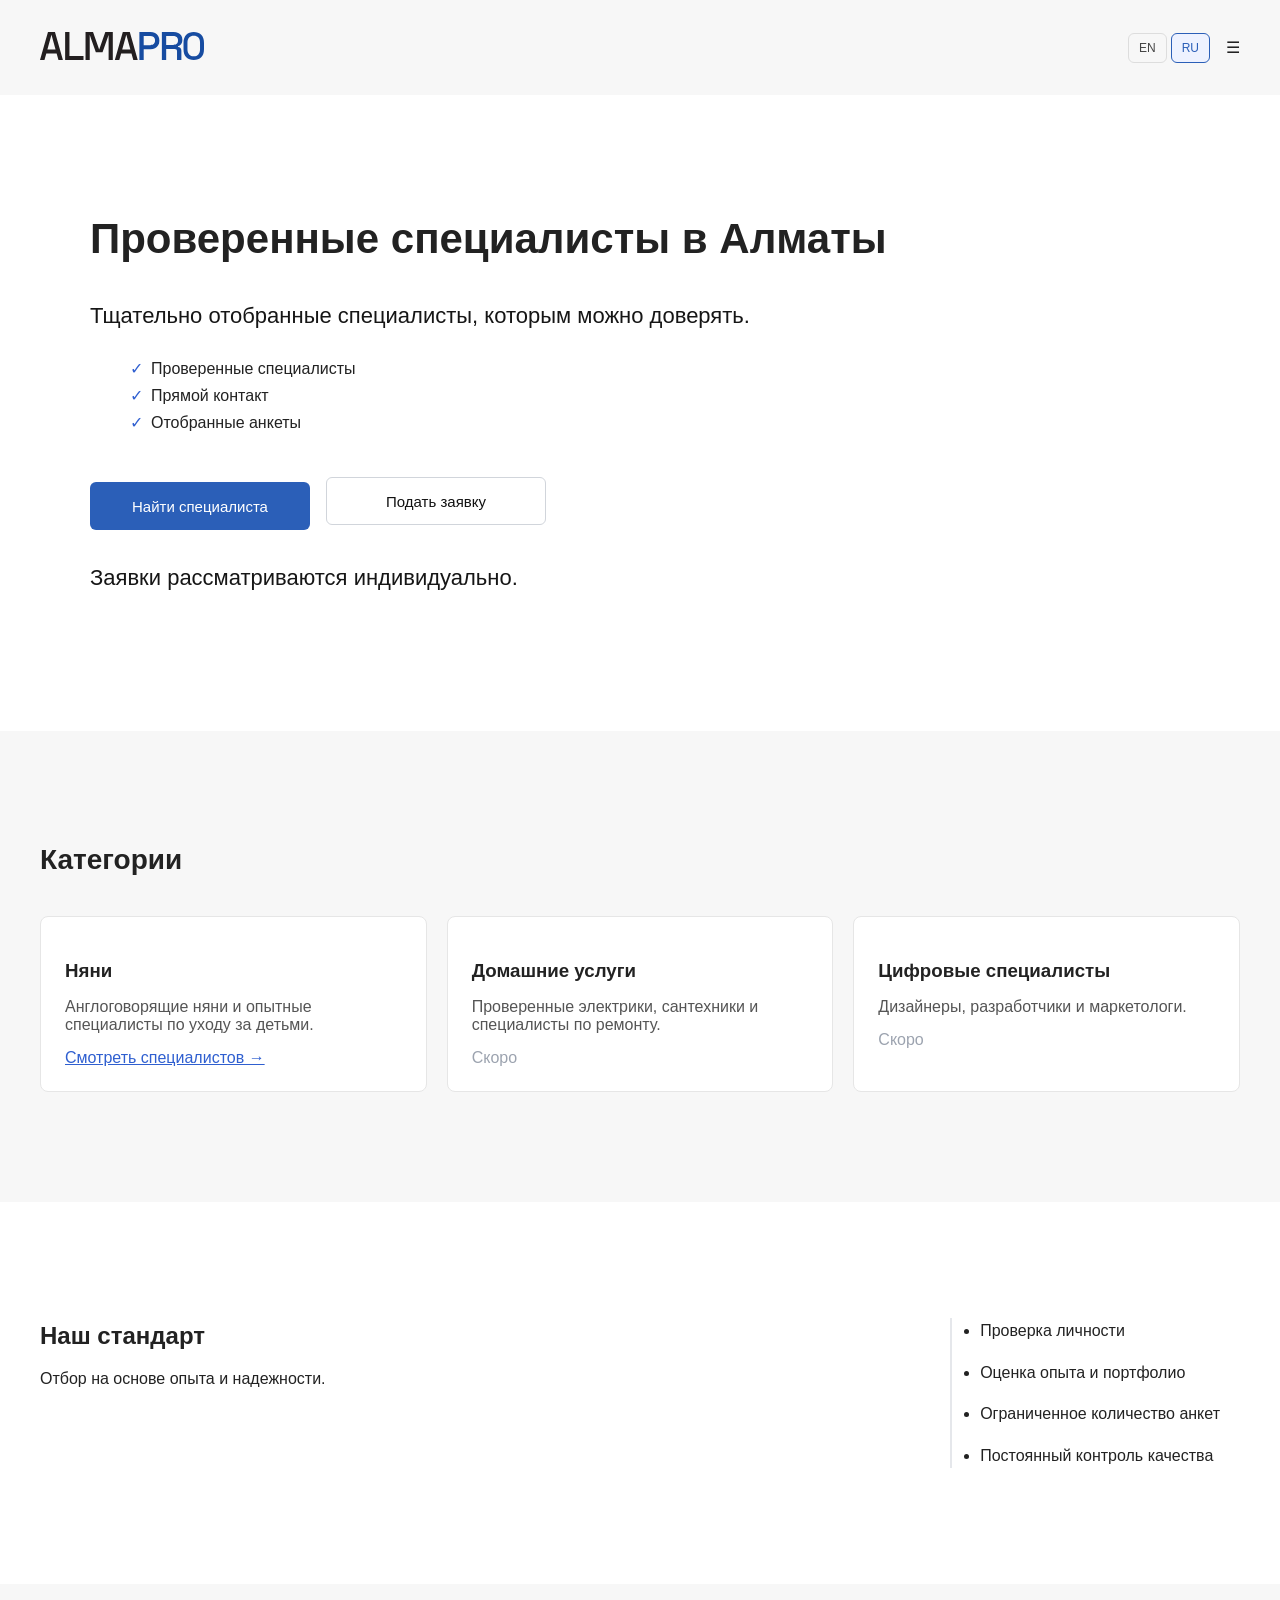
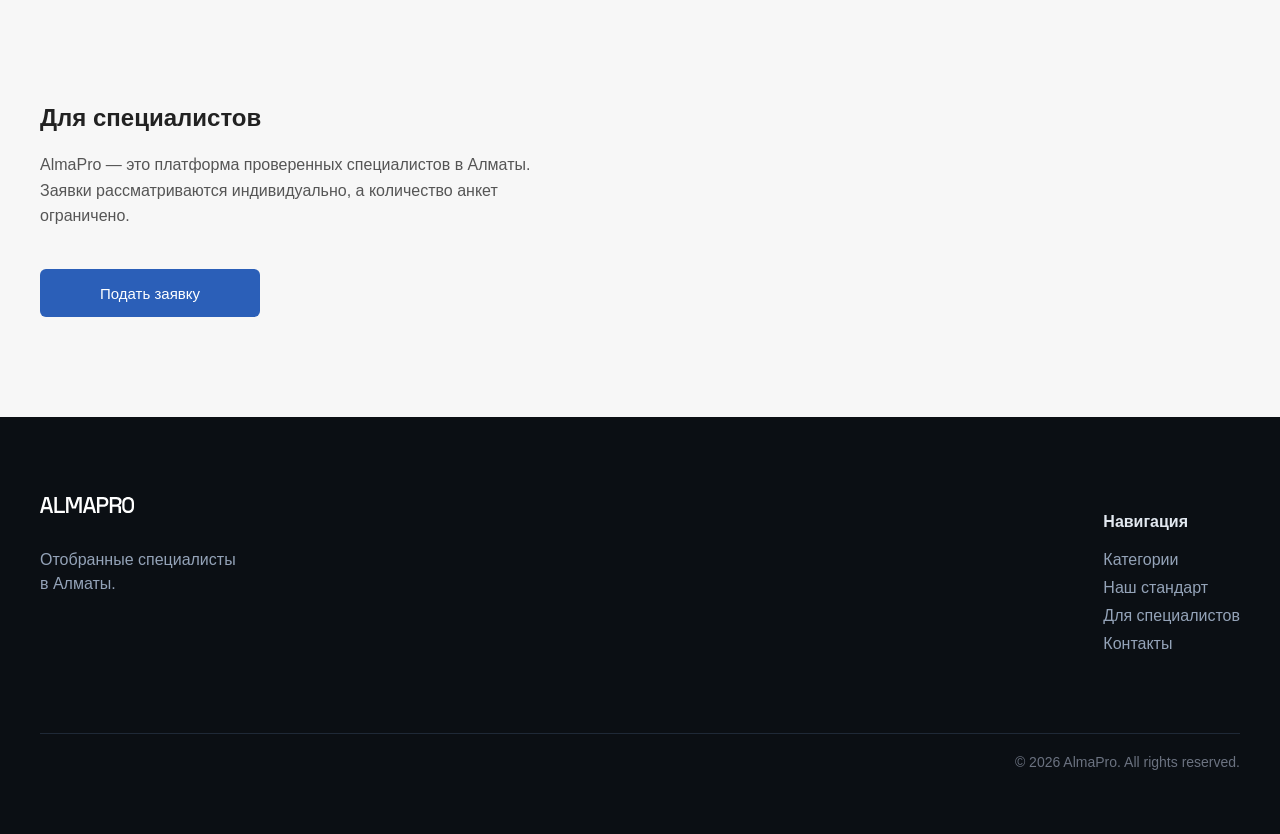
<file: index-ru.html>
<!DOCTYPE html>
<html lang="ru">

<head>
    <meta charset="UTF-8">
    <meta name="viewport" content="width=device-width, initial-scale=1.0">
    <title>AlmaPro</title>

    <link rel="stylesheet" href="main.css">

</head>

<body>

<header class="header">
  <div class="container header-inner">

    <div class="logo">
      <a href="index-ru.html">
        <img src="images/almapro-logo.svg" alt="AlmaPro">
      </a>
    </div>

    <div class="header-right">
<div class="lang-switch">
<a href="index.html">EN</a>
<a href="index-ru.html" class="active">RU</a>
</div>

 <div class="menu" id="openMenu">☰</div>

  </div>

</div>
    <!-- OVERLAY -->
<div class="nav-overlay" id="navOverlay"></div>

<!-- SIDE MENU -->
<div class="side-menu" id="sideMenu">
  <div class="menu-header">
    <span class="close-btn" id="closeMenu">✕</span>
  </div>

<nav class="menu-links">
  <a href="index-ru.html">Главная</a>
  <a href="nannies-ru.html">Найти специалиста</a>
  <a href="apply-ru.html">Для специалистов</a>
  <a href="contact-ru.html">Контакты</a>
</nav>
</div>

  </div>
</header>



<section class="hero mobile-hero">
  <div class="container">
    <div class="hero-inner">

      <div class="hero-text">

        <h1>Проверенные специалисты в Алматы</h1>

        <p>
          Тщательно отобранные специалисты, которым можно доверять.
        </p>

        <ul class="hero-list">
          <li>Проверенные специалисты</li>
          <li>Прямой контакт</li>
          <li>Отобранные анкеты</li>
        </ul>

        <div class="hero-buttons">
          <a href="#categories" class="btn btn-primary">Найти специалиста</a>
          <a href="apply-ru.html" class="btn btn-secondary">Подать заявку</a>
        </div>

        <p class="hero-note">
          Заявки рассматриваются индивидуально.
        </p>

      </div>

    </div>
  </div>
</section> 

<section class="categories" id="categories">
  <div class="container">

    <h2>Категории</h2>

    <div class="categories-grid">

      <div class="category-card">
        <h3>Няни</h3>
        <p>Англоговорящие няни и опытные специалисты по уходу за детьми.</p>
        <a href="nannies-ru.html" class="card-link">
          Смотреть специалистов →
        </a>
      </div>

      <div class="category-card">
        <h3>Домашние услуги</h3>
        <p>Проверенные электрики, сантехники и специалисты по ремонту.</p>
        <span class="card-link disabled">Скоро</span>
      </div>

      <div class="category-card">
        <h3>Цифровые специалисты</h3>
        <p>Дизайнеры, разработчики и маркетологи.</p>
        <span class="card-link disabled">Скоро</span>
      </div>

    </div> <!-- categories-grid -->

  </div> <!-- container -->
</section>


<section class="standard">
  <div class="container standard-inner">

    <!-- LEFT -->
    <div class="standard-left">
      <h2>Наш стандарт</h2>
      <p>Отбор на основе опыта и надежности.</p>
    </div>

    <!-- RIGHT (YOU MISSED THIS) -->
    <div class="standard-right">
      <ul class="standard-list">
        <li>Проверка личности</li>
        <li>Оценка опыта и портфолио</li>
        <li>Ограниченное количество анкет</li>
        <li>Постоянный контроль качества</li>
      </ul>
    </div>

  </div>
</section>

<section class="professionals">

<div class="container">

<h2>Для специалистов</h2>

<p>
AlmaPro — это платформа проверенных специалистов в Алматы.
Заявки рассматриваются индивидуально, а количество анкет ограничено.
</p>

<a href="apply-ru.html" class="btn btn-primary">
Подать заявку
</a>

</div>

</section>

<footer class="footer">
  <div class="container footer-inner">

    <!-- LEFT -->
    <div class="footer-left">
  <a href="index-ru.html">
    <img src="images/almapro-logo-white.svg" class="footer-logo">
  </a>

  <p>
    <a href="index-ru.html" class="footer-link-text">
      <p>
Отобранные специалисты<br>в Алматы.
</p>
    </a>
  </p>
</div>

<!-- RIGHT -->
<div class="footer-right">
  <p class="footer-title">Навигация</p>

<a href="nannies-ru.html">Категории</a>
<a href="index-ru.html">Наш стандарт</a>
<a href="apply-ru.html">Для специалистов</a>
<a href="contact-ru.html">Контакты</a>
</div>

</div>

  <div class="footer-bottom container">
    <div class="footer-line"></div>
    <p>© 2026 AlmaPro. All rights reserved.</p>
  </div>

</footer>

  </div>


<script>
window.addEventListener("scroll", function() {
  const header = document.querySelector(".header");

  if (window.scrollY > 50) {
    header.classList.add("shrink");
  } else {
    header.classList.remove("shrink");
  }
});
</script>

<!--Navigation-->
<script>
document.addEventListener("DOMContentLoaded", () => {
  const openBtn = document.getElementById("openMenu");
  const closeBtn = document.getElementById("closeMenu");
  const menu = document.getElementById("sideMenu");
  const overlay = document.getElementById("navOverlay");

  if (!openBtn || !menu || !overlay) return; // 🔥 prevents crash

  openBtn.addEventListener("click", () => {
    menu.classList.add("active");
    overlay.classList.add("active");
  });

  if (closeBtn) {
    closeBtn.addEventListener("click", closeMenu);
  }

  overlay.addEventListener("click", closeMenu);

  function closeMenu() {
    menu.classList.remove("active");
    overlay.classList.remove("active");
  }
});
</script>

</body>
</html>
</file>
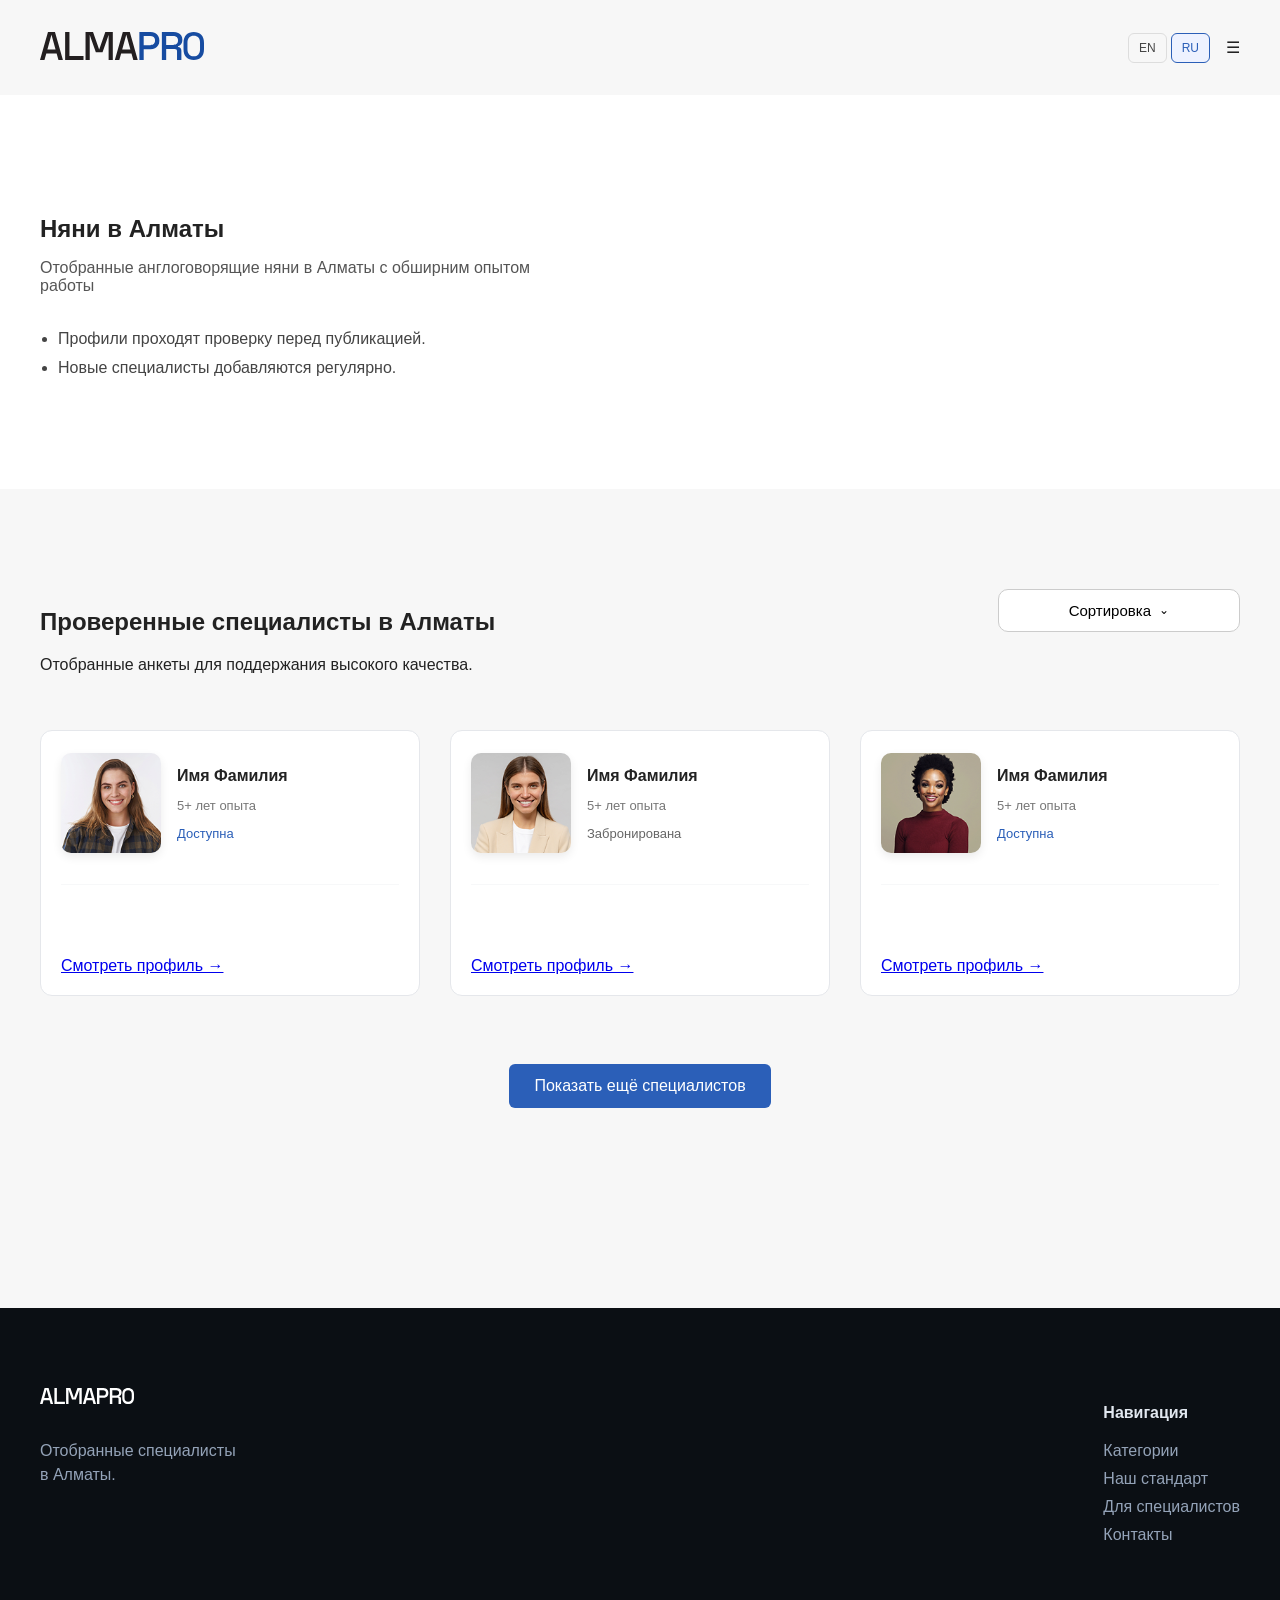
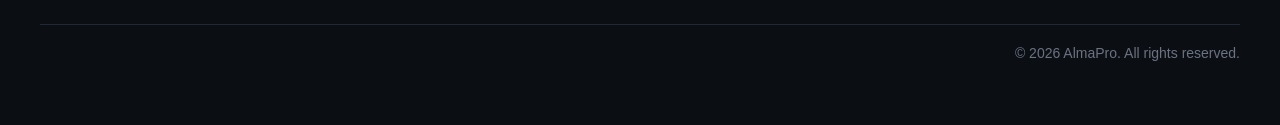
<file: nannies-ru.html>
<!DOCTYPE html>
<html lang="en">

<head>

<meta charset="UTF-8">
<meta name="viewport" content="width=device-width, initial-scale=1.0">

<title>Nannies | AlmaPro</title>

<link rel="stylesheet" href="main.css">

</head>

<body>

<header class="header">
  <div class="container header-inner">

    <div class="logo">
      <a href="index-ru.html">
        <img src="images/almapro-logo.svg" alt="AlmaPro">
      </a>
    </div>

    <div class="header-right">
    <div class="lang-switch">
<a href="nannies.html" >EN</a>
  <a href="nannies-ru.html" class="active">RU</a>
</div>

 <div class="menu" id="openMenu">☰</div>

  </div>

</div>

    <!-- OVERLAY -->
<div class="nav-overlay" id="navOverlay"></div>

<!-- SIDE MENU -->
<div class="side-menu" id="sideMenu">
  <div class="menu-header">
    <span class="close-btn" id="closeMenu">✕</span>
  </div>

<nav class="menu-links">
  <a href="index-ru.html">Главная</a>
  <a href="nannies-ru.html">Найти специалиста</a>
  <a href="apply-ru.html">Для специалистов</a>
  <a href="contact-ru.html">Контакты</a>
</nav>
</div>

  </div>
</header>


<section class="nannies-intro">

<div class="container">

<h1>Няни в Алматы</h1>

<p class="intro-sub">
Отобранные англоговорящие няни в Алматы с обширним опытом работы
</p>

<ul class="intro-list">
  <li>Профили проходят проверку перед публикацией.</li>
  <li>Новые специалисты добавляются регулярно.</li>
</ul>

</div>

</section>


<section class="nannies-page">

<div class="container">

<div class="list-header">

  <div>
    <h1>Проверенные специалисты в Алматы</h1>
    <p>Отобранные анкеты для поддержания высокого качества.</p>
  </div>

  <div class="sort-box">
    <div class="sort-dropdown">
      <button class="sort-btn">
        Сортировка <span class="arrow">⌄</span>
      </button>

      <div class="sort-menu">
        <div class="sort-item" data-sort="experience">Опыт</div>
        <div class="sort-item" data-sort="availability">Доступность</div>
        <div class="sort-item" data-sort="new">Новые</div>
      </div>
    </div>
  </div>

</div>




<div class="nannies-grid">

<div class="nanny-card"
     data-experience="7"
     data-available="true"
     data-new="3">

<div class="card-top">

<img src="images/nanny1.png" alt="Nanny">

<div class="card-info">

<h3>Имя Фамилия</h3>

<p class="experience">5+ лет опыта</p>

<p class="status available">Доступна</p>

</div>

</div>

<div class="card-divider"></div>

<div class="card-footer">
<a href="profile-ru.html">Смотреть профиль →</a>
</div>
</div>



<div class="nanny-card"
     data-experience="3"
     data-available="false"
     data-new="1">

<div class="card-top">

<img src="images/nanny2.png" alt="Nanny">

<div class="card-info">

<h3>Имя Фамилия</h3>

<p class="experience">5+ лет опыта</p>

<p class="status booked">Забронирована</p>

</div>

</div>

<div class="card-divider"></div>

<div class="card-footer">
<a href="profile-ru.html">Смотреть профиль →</a>
</div>
</div>


<div class="nanny-card"
     data-experience="5"
     data-available="true"
     data-new="2">

<div class="card-top">

<img src="images/nanny3.png" alt="Nanny">

<div class="card-info">

<h3>Имя Фамилия</h3>

<p class="experience">5+ лет опыта</p>

<p class="status available">Доступна</p>

</div>

</div>

<div class="card-divider"></div>

<div class="card-footer">
<a href="profile-ru.html">Смотреть профиль →</a>
</div>

</div>
</div>


<div class="load-more">
    <button class="btn-primary">Показать ещё специалистов</button>
</div>


</div>
</section>

<footer class="footer">
  <div class="container footer-inner">

    <!-- LEFT -->
    <div class="footer-left">
  <a href="index-ru.html">
    <img src="images/almapro-logo-white.svg" class="footer-logo">
  </a>

  <p>
    <a href="index-ru.html" class="footer-link-text">
      <p>
Отобранные специалисты<br>в Алматы.
</p>
    </a>
  </p>
</div>

<!-- RIGHT -->
<div class="footer-right">
  <p class="footer-title">Навигация</p>

<a href="nannies-ru.html">Категории</a>
<a href="index-ru.html">Наш стандарт</a>
<a href="apply-ru.html">Для специалистов</a>
<a href="contact-ru.html">Контакты</a>
</div>

  </div>

  <div class="footer-bottom container">
    <div class="footer-line"></div>
    <p>© 2026 AlmaPro. All rights reserved.</p>
  </div>
</footer>

<script>
window.addEventListener("scroll", function() {
  const header = document.querySelector(".header");

  if (window.scrollY > 50) {
    header.classList.add("shrink");
  } else {
    header.classList.remove("shrink");
  }
});
</script>


<script>
const btn = document.querySelector(".sort-btn");
const dropdown = document.querySelector(".sort-dropdown");
const menu = document.querySelector(".sort-menu");
const sortItems = document.querySelectorAll(".sort-item");
const cardsContainer = document.querySelector(".nannies-grid");

// Open dropdown
btn.addEventListener("click", (e) => {
  e.stopPropagation();
  menu.classList.toggle("active");
});

// Close dropdown
document.addEventListener("click", (e) => {
  if (!dropdown.contains(e.target)) {
    menu.classList.remove("active");
  }
});

// Sorting
sortItems.forEach(item => {
  item.addEventListener("click", () => {

    const type = item.dataset.sort;
    const cards = Array.from(document.querySelectorAll(".nanny-card"));

    let sorted;

    if(type === "experience"){
      sorted = cards.sort((a, b) => 
        b.dataset.experience - a.dataset.experience
      );
    }

    if(type === "availability"){
      sorted = cards.sort((a, b) => 
  (b.dataset.available === "true") - (a.dataset.available === "true")
);
    }

    if(type === "new"){
      sorted = cards.sort((a, b) => 
        b.dataset.new - a.dataset.new
      );
    }

    // Re-render
    cardsContainer.innerHTML = "";
    sorted.forEach(card => cardsContainer.appendChild(card));

    // Update button text
    btn.innerHTML = item.innerText + ' <span class="arrow">⌄</span>';

    // Close dropdown
    menu.classList.remove("active");

  });
});
</script>

<!--Navigation-->
<script>
document.addEventListener("DOMContentLoaded", () => {
  const openBtn = document.getElementById("openMenu");
  const closeBtn = document.getElementById("closeMenu");
  const menu = document.getElementById("sideMenu");
  const overlay = document.getElementById("navOverlay");

  if (!openBtn || !menu || !overlay) return; // 🔥 prevents crash

  openBtn.addEventListener("click", () => {
    menu.classList.add("active");
    overlay.classList.add("active");
  });

  if (closeBtn) {
    closeBtn.addEventListener("click", closeMenu);
  }

  overlay.addEventListener("click", closeMenu);

  function closeMenu() {
    menu.classList.remove("active");
    overlay.classList.remove("active");
  }
});
</script>

</body>
</html>
</file>
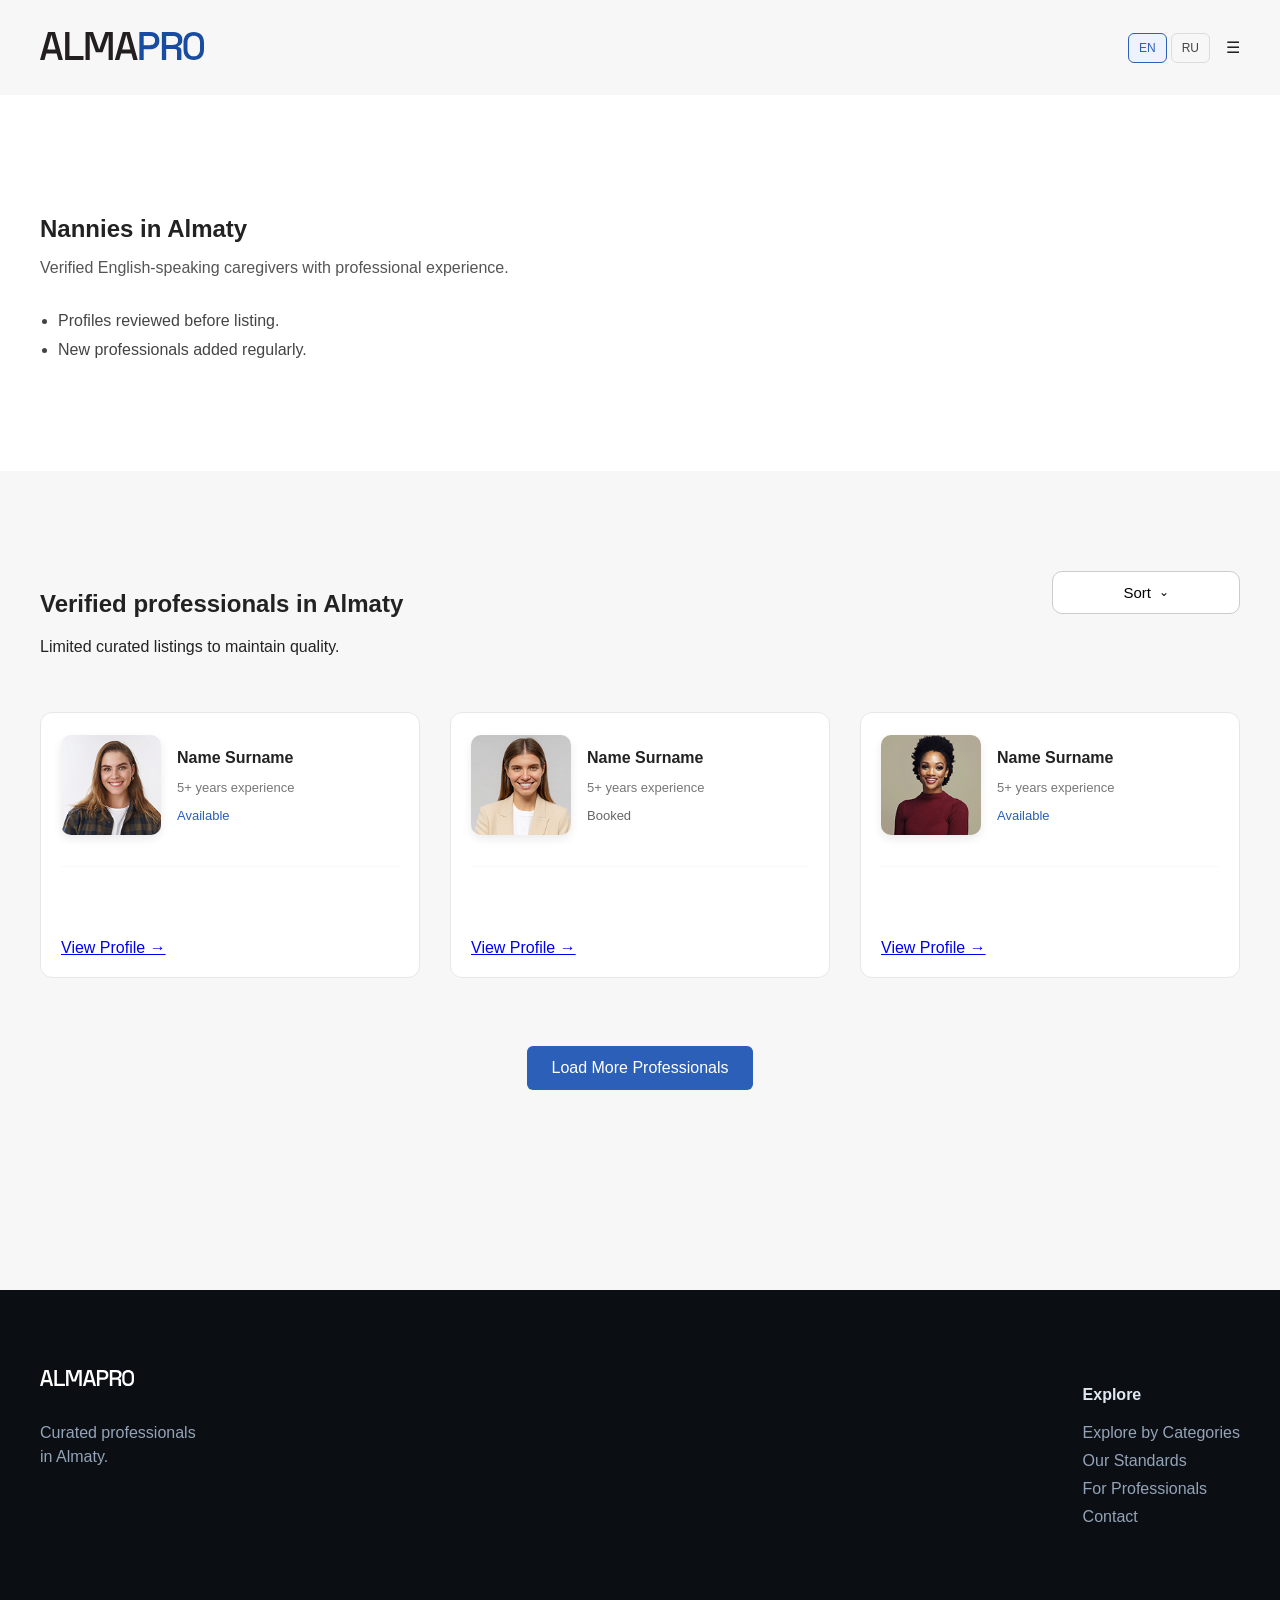
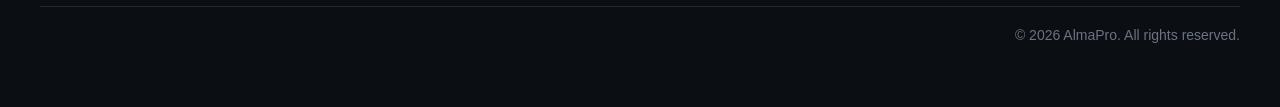
<file: nannies.html>
<!DOCTYPE html>
<html lang="en">

<head>

<meta charset="UTF-8">
<meta name="viewport" content="width=device-width, initial-scale=1.0">

<title>Nannies | AlmaPro</title>

<link rel="stylesheet" href="main.css">

</head>

<body>

<header class="header">
  <div class="container header-inner">

    <div class="logo">
      <a href="index.html">
        <img src="images/almapro-logo.svg" alt="AlmaPro">
      </a>
    </div>

    <div class="header-right">
    <div class="lang-switch">
<a href="nannies.html" class="active">EN</a>
  <a href="nannies-ru.html">RU</a>
</div>

 <div class="menu" id="openMenu">☰</div>

  </div>

</div>

    <!-- OVERLAY -->
<div class="nav-overlay" id="navOverlay"></div>

<!-- SIDE MENU -->
<div class="side-menu" id="sideMenu">
  <div class="menu-header">
    <span class="close-btn" id="closeMenu">✕</span>
  </div>

  <nav class="menu-links">
    <a href="index.html">Home</a>
    <a href="nannies.html">Find a Specialist</a>
    <a href="apply.html">For Professionals</a>
    <a href="contact.html">Contact</a>
  </nav>
</div>

  </div>
</header>


<section class="nannies-intro">

<div class="container">

<h1>Nannies in Almaty</h1>

<p class="intro-sub">
Verified English-speaking caregivers with professional experience.
</p>

<ul class="intro-list">
<li>Profiles reviewed before listing.</li>
<li>New professionals added regularly.</li>
</ul>

</div>

</section>


<section class="nannies-page">

<div class="container">

<div class="list-header">

  <div>
    <h1>Verified professionals in Almaty</h1>
    <p>Limited curated listings to maintain quality.</p>
  </div>

  <div class="sort-box">
    <div class="sort-dropdown">
      <button class="sort-btn">
        Sort <span class="arrow">⌄</span>
      </button>

      <div class="sort-menu">
        <div class="sort-item" data-sort="experience">Experience</div>
        <div class="sort-item" data-sort="availability">Availability</div>
        <div class="sort-item" data-sort="new">Newest</div>
      </div>
    </div>
  </div>

</div>




<div class="nannies-grid">

<div class="nanny-card"
     data-experience="7"
     data-available="true"
     data-new="3">

<div class="card-top">

<img src="images/nanny1.png" alt="Nanny">

<div class="card-info">

<h3>Name Surname</h3>

<p class="experience">5+ years experience</p>

<p class="status available">Available</p>

</div>

</div>

<div class="card-divider"></div>

<div class="card-footer">
<a href="profile.html">View Profile →</a>
</div>
</div>



<div class="nanny-card"
     data-experience="3"
     data-available="false"
     data-new="1">

<div class="card-top">

<img src="images/nanny2.png" alt="Nanny">

<div class="card-info">

<h3>Name Surname</h3>

<p class="experience">5+ years experience</p>

<p class="status booked">Booked</p>

</div>

</div>

<div class="card-divider"></div>

<div class="card-footer">
<a href="profile.html">View Profile →</a>
</div>
</div>


<div class="nanny-card"
     data-experience="5"
     data-available="true"
     data-new="2">

<div class="card-top">

<img src="images/nanny3.png" alt="Nanny">

<div class="card-info">

<h3>Name Surname</h3>

<p class="experience">5+ years experience</p>

<p class="status available">Available</p>

</div>

</div>

<div class="card-divider"></div>

<div class="card-footer">
<a href="profile.html">View Profile →</a>
</div>

</div>
</div>


<div class="load-more">
    <button class="btn-primary">Load More Professionals</button>
</div>


</div>
</section>

<footer class="footer">
  <div class="container footer-inner">

    <!-- LEFT -->
    <div class="footer-left">
      <a href="index.html">
        <img src="images/almapro-logo-white.svg" class="footer-logo">
      </a>

      <p>
        <a href="index.html" class="footer-link-text">
          Curated professionals<br>in Almaty.
        </a>
      </p>
    </div>

    <!-- RIGHT -->
    <div class="footer-right">
      <p class="footer-title">Explore</p>

      <a href="nannies.html">Explore by Categories</a>
      <a href="index.html">Our Standards</a>
      <a href="apply.html">For Professionals</a>
      <a href="contact.html">Contact</a>
    </div>

  </div>

  <div class="footer-bottom container">
    <div class="footer-line"></div>
    <p>© 2026 AlmaPro. All rights reserved.</p>
  </div>
</footer>

<script>
window.addEventListener("scroll", function() {
  const header = document.querySelector(".header");

  if (window.scrollY > 50) {
    header.classList.add("shrink");
  } else {
    header.classList.remove("shrink");
  }
});
</script>


<script>
const btn = document.querySelector(".sort-btn");
const dropdown = document.querySelector(".sort-dropdown");
const menu = document.querySelector(".sort-menu");
const sortItems = document.querySelectorAll(".sort-item");
const cardsContainer = document.querySelector(".nannies-grid");

// Open dropdown
btn.addEventListener("click", (e) => {
  e.stopPropagation();
  menu.classList.toggle("active");
});

// Close dropdown
document.addEventListener("click", (e) => {
  if (!dropdown.contains(e.target)) {
    menu.classList.remove("active");
  }
});

// Sorting
sortItems.forEach(item => {
  item.addEventListener("click", () => {

    const type = item.dataset.sort;
    const cards = Array.from(document.querySelectorAll(".nanny-card"));

    let sorted;

    if(type === "experience"){
      sorted = cards.sort((a, b) => 
        b.dataset.experience - a.dataset.experience
      );
    }

    if(type === "availability"){
      sorted = cards.sort((a, b) => 
  (b.dataset.available === "true") - (a.dataset.available === "true")
);
    }

    if(type === "new"){
      sorted = cards.sort((a, b) => 
        b.dataset.new - a.dataset.new
      );
    }

    // Re-render
    cardsContainer.innerHTML = "";
    sorted.forEach(card => cardsContainer.appendChild(card));

    // Update button text
    btn.innerHTML = item.innerText + ' <span class="arrow">⌄</span>';

    // Close dropdown
    menu.classList.remove("active");

  });
});
</script>

<!--Navigation-->
<script>
document.addEventListener("DOMContentLoaded", () => {
  const openBtn = document.getElementById("openMenu");
  const closeBtn = document.getElementById("closeMenu");
  const menu = document.getElementById("sideMenu");
  const overlay = document.getElementById("navOverlay");

  if (!openBtn || !menu || !overlay) return; // 🔥 prevents crash

  openBtn.addEventListener("click", () => {
    menu.classList.add("active");
    overlay.classList.add("active");
  });

  if (closeBtn) {
    closeBtn.addEventListener("click", closeMenu);
  }

  overlay.addEventListener("click", closeMenu);

  function closeMenu() {
    menu.classList.remove("active");
    overlay.classList.remove("active");
  }
});
</script>

</body>
</html>
</file>
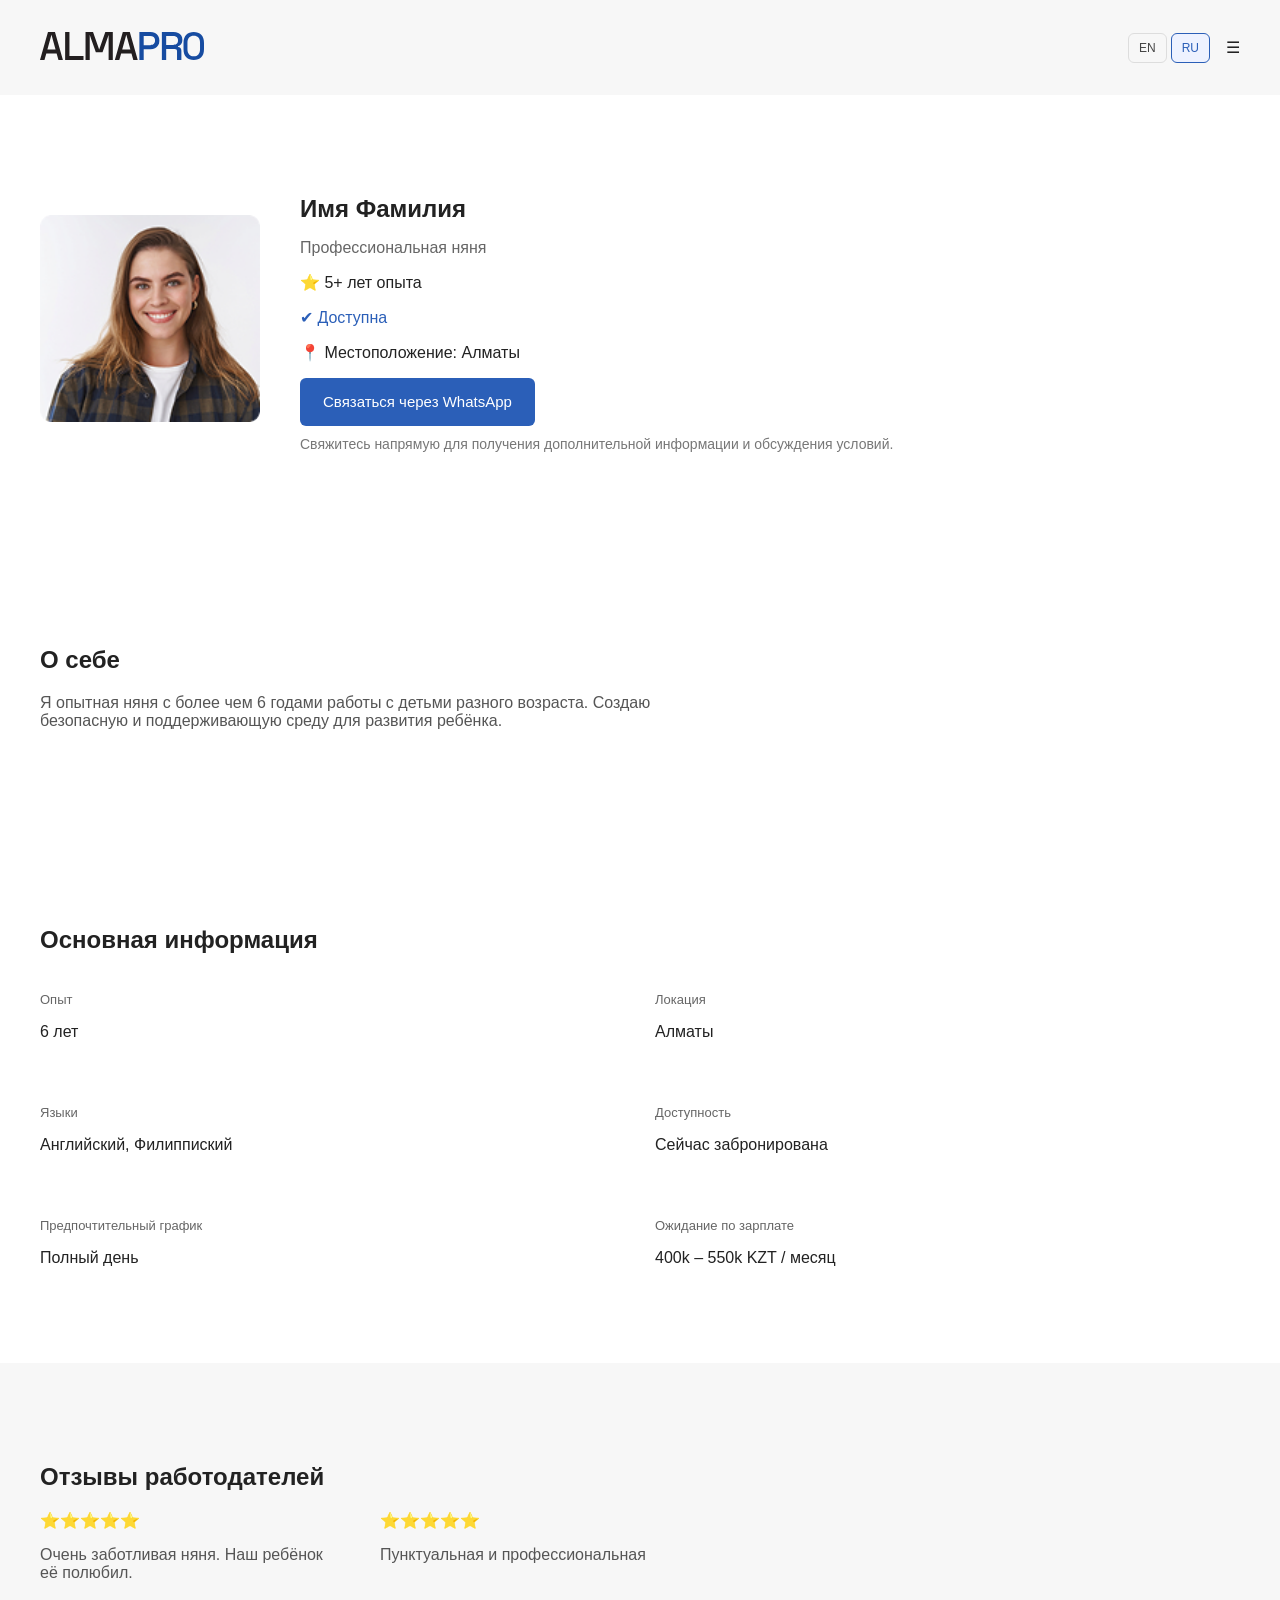
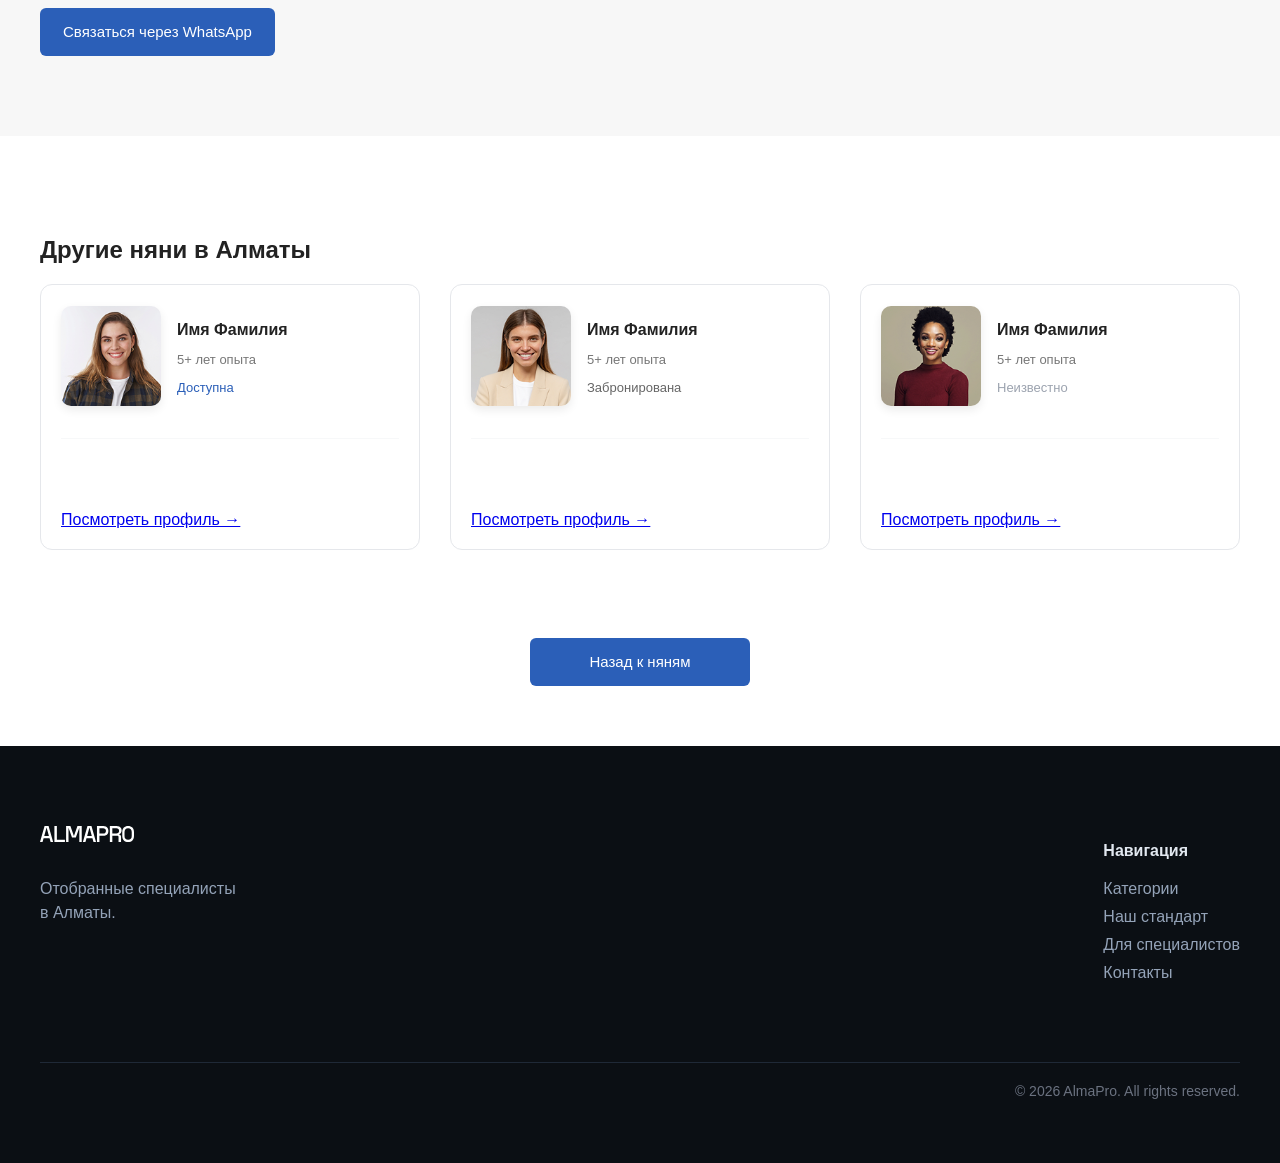
<file: profile-ru.html>
<!DOCTYPE html>
<html lang="en">
<head>
<meta charset="UTF-8">
<meta name="viewport" content="width=device-width, initial-scale=1.0">
<title>Profile - AlmaPro</title>
<link rel="stylesheet" href="main.css">
</head>

<body>

<header class="header">
  <div class="container header-inner">

    <div class="logo">
      <a href="index-ru.html">
        <img src="images/almapro-logo.svg" alt="AlmaPro">
      </a>
    </div>

    <div class="header-right">

    <div class="lang-switch">
<a href="profile.html">EN</a>
  <a href="profile-ru.html" class="active">RU</a>
</div>

 <div class="menu" id="openMenu">☰</div>

  </div>

</div>

    <!-- OVERLAY -->
<div class="nav-overlay" id="navOverlay"></div>

<!-- SIDE MENU -->
<div class="side-menu" id="sideMenu">
  <div class="menu-header">
    <span class="close-btn" id="closeMenu">✕</span>
  </div>

<nav class="menu-links">
  <a href="index-ru.html">Главная</a>
  <a href="nannies-ru.html">Найти специалиста</a>
  <a href="apply-ru.html">Для специалистов</a>
  <a href="contact-ru.html">Контакты</a>
</nav>
</div>

  </div>
</header>

<!-- PROFILE HERO -->
<section class="profile-hero">
  <div class="container profile-top">

    <div class="profile-photo">
      <img src="images/nanny1.png" alt="Name Surname">
    </div>

    <div class="profile-info">
      <h1>Имя Фамилия</h1>
      <p class="role">Профессиональная няня</p>

      <div class="meta">
        <p>⭐ 5+ лет опыта</p>
        <p class="available">✔ Доступна</p>
        <p>📍 Местоположение: Алматы</p>
      </div>

      <a href="#" class="btn btn-primary">Связаться через WhatsApp</a>
      <p class="note">Свяжитесь напрямую для получения дополнительной информации и обсуждения условий.</p>
    </div>
    
      </p>
    </div>

  </div>
</section>

<!-- ABOUT -->
<section class="profile-section">
  <div class="container">
    <h2>О себе</h2>
    <p class="about-text">
      Я опытная няня с более чем 6 годами работы с детьми разного возраста.
        Создаю безопасную и поддерживающую среду для развития ребёнка.
    </p>
  </div>
</section>

<!-- KEY INFO -->
<section class="profile-section">
  <div class="container">

    <h2>Основная информация</h2>

    <div class="info-grid">

      <div>
        <p class="label">Опыт</p>
        <p>6 лет</p>
      </div>

      <div>
        <p class="label">Локация</p>
        <p>Алматы</p>
      </div>

      <div>
        <p class="label">Языки</p>
        <p>Английский, Филиппиский</p>
      </div>

      <div>
        <p class="label">Доступность</p>
        <p>Сейчас забронирована</p>
      </div>

      <div>
        <p class="label">Предпочтительный график</p>
        <p>Полный день</p>
      </div>

      <div>
        <p class="label">Ожидание по зарплате</p>
        <p>400k – 550k KZT / месяц</p>
      </div>

    </div>

  </div>
</section>

<!-- REVIEWS -->
<section class="profile-reviews">
  <div class="container">

    <h2>Отзывы работодателей</h2>

    <div class="reviews-grid">

      <div class="review">
        ⭐⭐⭐⭐⭐
        <p>Очень заботливая няня. Наш ребёнок её полюбил.</p>
      </div>

      <div class="review">
        ⭐⭐⭐⭐⭐
        <p>Пунктуальная и профессиональная</p>
      </div>

    </div>

    <a href="#" class="btn btn-primary">Связаться через WhatsApp</a>

  </div>
</section>

<!-- OTHER NANNIES -->
<section class="profile-section">
  <div class="container">

    <h2>Другие няни в Алматы</h2>

    <div class="nannies-grid">

      <div class="nanny-card">

<div class="card-top">

<img src="images/nanny1.png" alt="Nanny">

<div class="card-info">

<h3>Имя Фамилия</h3>

<p class="experience">5+ лет опыта</p>

<p class="status available">Доступна</p>

</div>

</div>

<div class="card-divider"></div>

<div class="card-footer">
<a href="profile-ru.html">Посмотреть профиль →</a>
</div>

</div>



<div class="nanny-card">

<div class="card-top">

<img src="images/nanny2.png" alt="Nanny">

<div class="card-info">

<h3>Имя Фамилия</h3>

<p class="experience">5+ лет опыта</p>

<p class="status booked">Забронирована</p>

</div>

</div>

<div class="card-divider"></div>

<div class="card-footer">
<a href="profile-ru.html">Посмотреть профиль →</a>
</div>

</div>


<div class="nanny-card">

<div class="card-top">

<img src="images/nanny3.png" alt="Nanny">

<div class="card-info">

<h3>Имя Фамилия</h3>

<p class="experience">5+ лет опыта</p>

<p class="status unknown">Неизвестно</p>

</div>

</div>

<div class="card-divider"></div>

<div class="card-footer">
<a href="profile-ru.html">Посмотреть профиль →</a>
</div>

</div>
      </div>

    </div>

    <div class="back-btn">
      <a href="nannies-ru.html" class="btn btn-primary">Назад к няням</a>
    </div>

  </div>
</section>

<footer class="footer">
  <div class="container footer-inner">

    <!-- LEFT -->
    <div class="footer-left">
  <a href="index-ru.html">
    <img src="images/almapro-logo-white.svg" class="footer-logo">
  </a>

  <p>
    <a href="index-ru.html" class="footer-link-text">
      <p>
Отобранные специалисты<br>в Алматы.
</p>
    </a>
  </p>
</div>

<!-- RIGHT -->
<div class="footer-right">
  <p class="footer-title">Навигация</p>

<a href="nannies-ru.html">Категории</a>
<a href="index-ru.html">Наш стандарт</a>
<a href="apply-ru.html">Для специалистов</a>
<a href="contact-ru.html">Контакты</a>
</div>

  </div>

  <div class="footer-bottom container">
    <div class="footer-line"></div>
    <p>© 2026 AlmaPro. All rights reserved.</p>
  </div>
</footer>

<script>
window.addEventListener("scroll", function() {
  const header = document.querySelector(".header");

  if (window.scrollY > 50) {
    header.classList.add("shrink");
  } else {
    header.classList.remove("shrink");
  }
});
</script>

<!--Navigation-->
<script>
document.addEventListener("DOMContentLoaded", () => {
  const openBtn = document.getElementById("openMenu");
  const closeBtn = document.getElementById("closeMenu");
  const menu = document.getElementById("sideMenu");
  const overlay = document.getElementById("navOverlay");

  if (!openBtn || !menu || !overlay) return; // 🔥 prevents crash

  openBtn.addEventListener("click", () => {
    menu.classList.add("active");
    overlay.classList.add("active");
  });

  if (closeBtn) {
    closeBtn.addEventListener("click", closeMenu);
  }

  overlay.addEventListener("click", closeMenu);

  function closeMenu() {
    menu.classList.remove("active");
    overlay.classList.remove("active");
  }
});
</script>

</body>
</html>
</file>
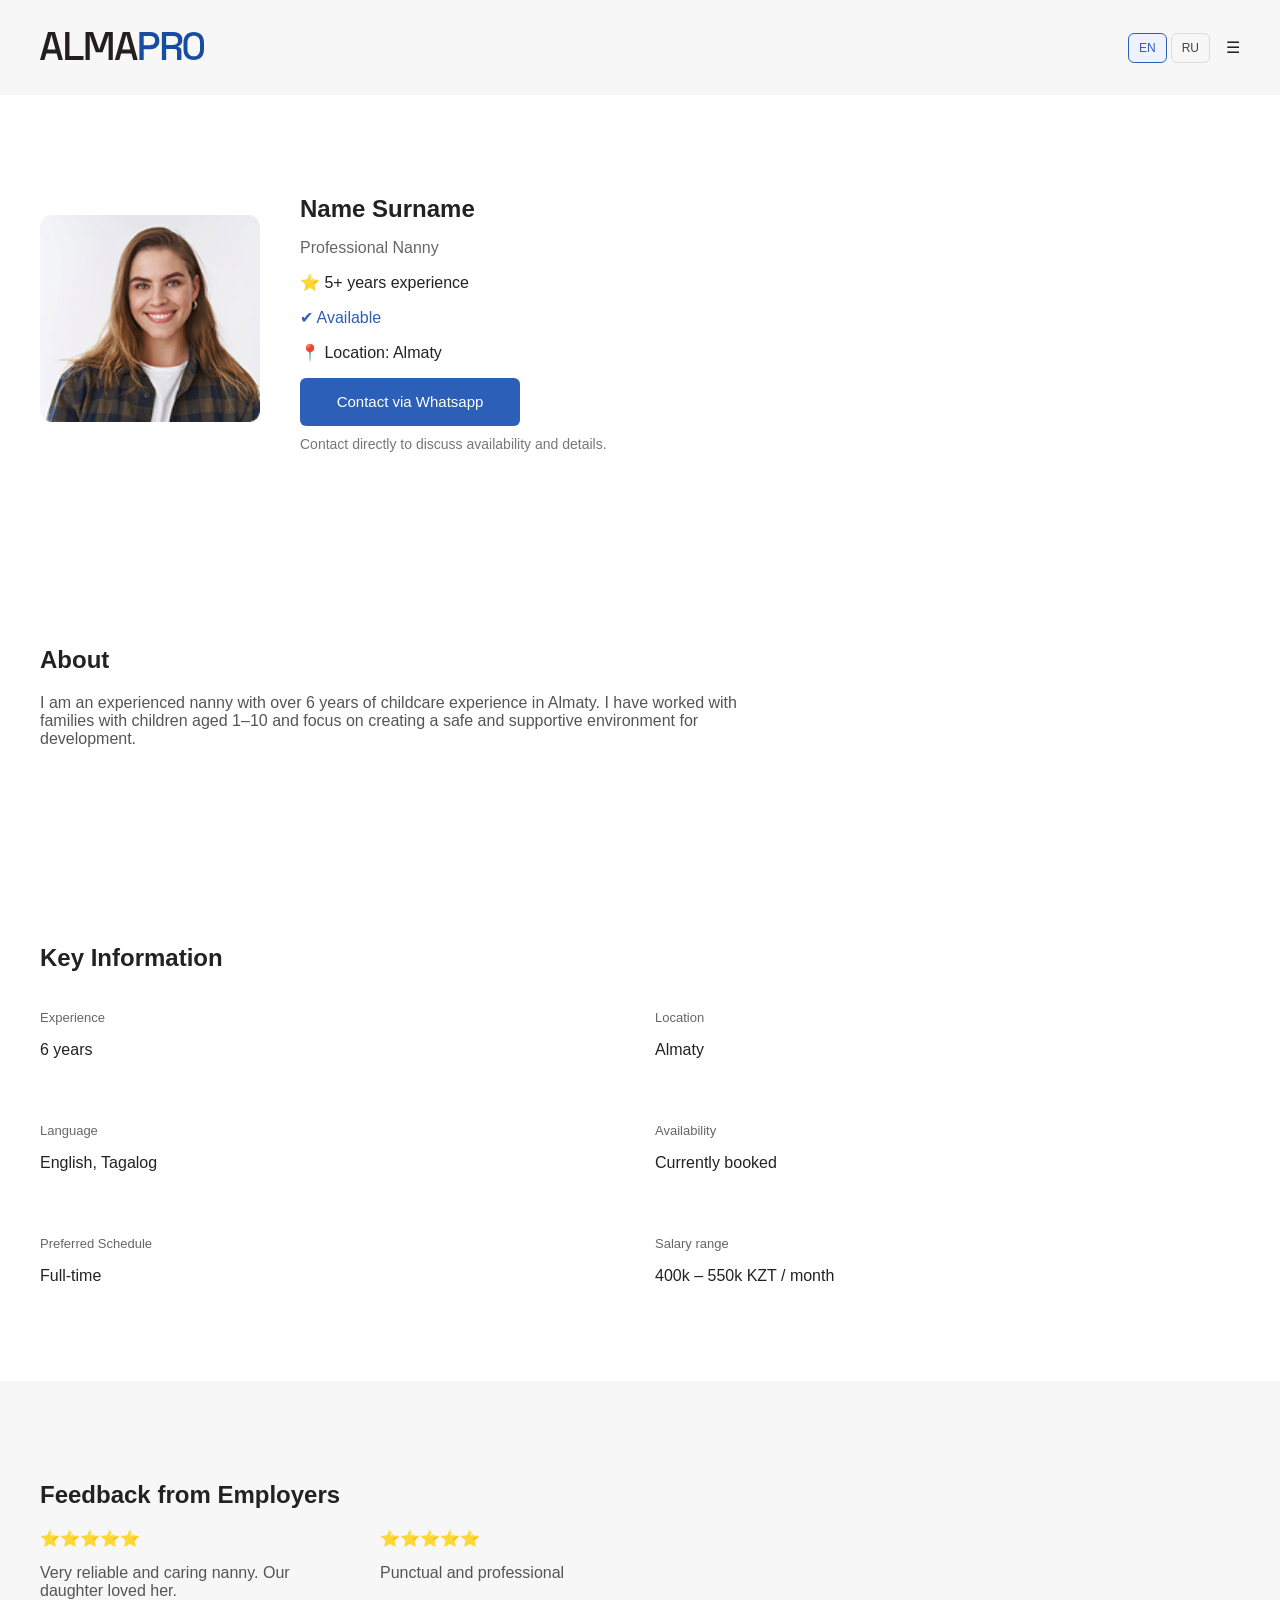
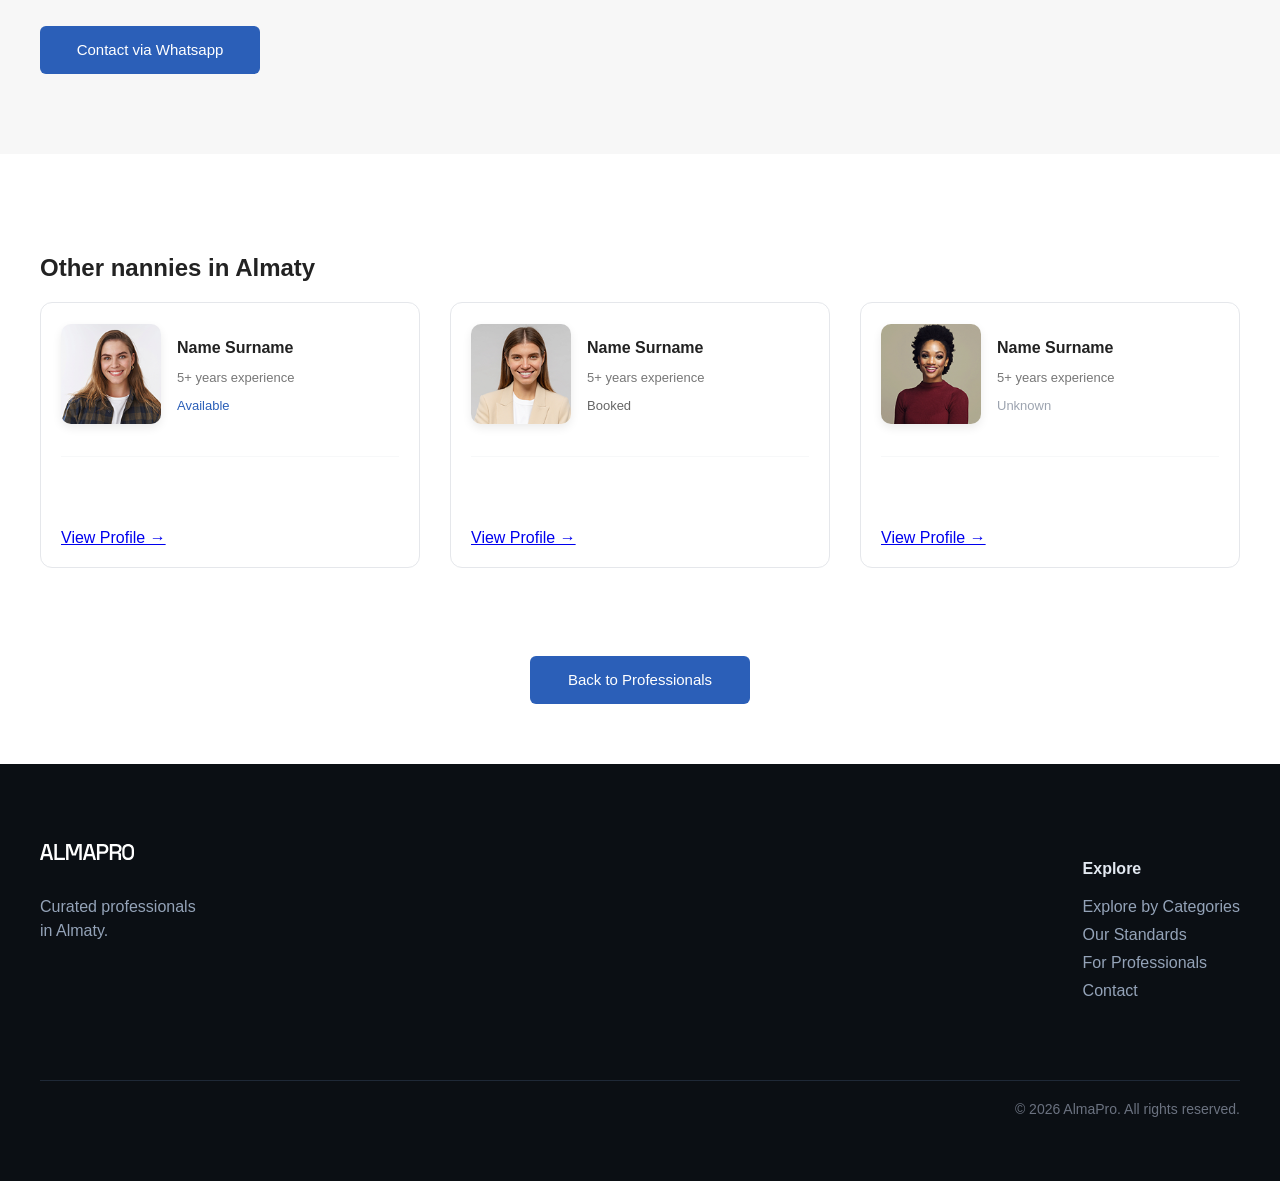
<file: profile.html>
<!DOCTYPE html>
<html lang="en">
<head>
<meta charset="UTF-8">
<meta name="viewport" content="width=device-width, initial-scale=1.0">
<title>Profile - AlmaPro</title>
<link rel="stylesheet" href="main.css">
</head>

<body>

<header class="header">
  <div class="container header-inner">

    <div class="logo">
      <a href="index.html">
        <img src="images/almapro-logo.svg" alt="AlmaPro">
      </a>
    </div>

    <div class="header-right">

    <div class="lang-switch">
<a href="profile.html" class="active">EN</a>
  <a href="profile-ru.html">RU</a>
</div>

 <div class="menu" id="openMenu">☰</div>

  </div>

</div>

    <!-- OVERLAY -->
<div class="nav-overlay" id="navOverlay"></div>

<!-- SIDE MENU -->
<div class="side-menu" id="sideMenu">
  <div class="menu-header">
    <span class="close-btn" id="closeMenu">✕</span>
  </div>

  <nav class="menu-links">
    <a href="index.html">Home</a>
    <a href="nannies.html">Find a Specialist</a>
    <a href="apply.html">For Professionals</a>
    <a href="contact.html">Contact</a>
  </nav>
</div>

  </div>
</header>

<!-- PROFILE HERO -->
<section class="profile-hero">
  <div class="container profile-top">

    <div class="profile-photo">
      <img src="images/nanny1.png" alt="Name Surname">
    </div>

    <div class="profile-info">
      <h1>Name Surname</h1>
      <p class="role">Professional Nanny</p>

      <div class="meta">
        <p>⭐ 5+ years experience</p>
        <p class="available">✔ Available</p>
        <p>📍 Location: Almaty</p>
      </div>

      <a href="#" class="btn btn-primary">Contact via Whatsapp</a>
      <p class="note">Contact directly to discuss availability and details.</p>
    </div>

  </div>
</section>

<!-- ABOUT -->
<section class="profile-section">
  <div class="container">
    <h2>About</h2>
    <p class="about-text">
      I am an experienced nanny with over 6 years of childcare experience in Almaty.
      I have worked with families with children aged 1–10 and focus on creating a safe
      and supportive environment for development.
    </p>
  </div>
</section>

<!-- KEY INFO -->
<section class="profile-section">
  <div class="container">

    <h2>Key Information</h2>

    <div class="info-grid">

      <div>
        <p class="label">Experience</p>
        <p>6 years</p>
      </div>

      <div>
        <p class="label">Location</p>
        <p>Almaty</p>
      </div>

      <div>
        <p class="label">Language</p>
        <p>English, Tagalog</p>
      </div>

      <div>
        <p class="label">Availability</p>
        <p>Currently booked</p>
      </div>

      <div>
        <p class="label">Preferred Schedule</p>
        <p>Full-time</p>
      </div>

      <div>
        <p class="label">Salary range</p>
        <p>400k – 550k KZT / month</p>
      </div>

    </div>

  </div>
</section>

<!-- REVIEWS -->
<section class="profile-reviews">
  <div class="container">

    <h2>Feedback from Employers</h2>

    <div class="reviews-grid">

      <div class="review">
        ⭐⭐⭐⭐⭐
        <p>Very reliable and caring nanny. Our daughter loved her.</p>
      </div>

      <div class="review">
        ⭐⭐⭐⭐⭐
        <p>Punctual and professional</p>
      </div>

    </div>

    <a href="#" class="btn btn-primary">Contact via Whatsapp</a>

  </div>
</section>

<!-- OTHER NANNIES -->
<section class="profile-section">
  <div class="container">

    <h2>Other nannies in Almaty</h2>

    <div class="nannies-grid">

      <div class="nanny-card">

<div class="card-top">

<img src="images/nanny1.png" alt="Nanny">

<div class="card-info">

<h3>Name Surname</h3>

<p class="experience">5+ years experience</p>

<p class="status available">Available</p>

</div>

</div>

<div class="card-divider"></div>

<div class="card-footer">
<a href="profile.html">View Profile →</a>
</div>

</div>



<div class="nanny-card">

<div class="card-top">

<img src="images/nanny2.png" alt="Nanny">

<div class="card-info">

<h3>Name Surname</h3>

<p class="experience">5+ years experience</p>

<p class="status booked">Booked</p>

</div>

</div>

<div class="card-divider"></div>

<div class="card-footer">
<a href="profile.html">View Profile →</a>
</div>

</div>


<div class="nanny-card">

<div class="card-top">

<img src="images/nanny3.png" alt="Nanny">

<div class="card-info">

<h3>Name Surname</h3>

<p class="experience">5+ years experience</p>

<p class="status unknown">Unknown</p>

</div>

</div>

<div class="card-divider"></div>

<div class="card-footer">
<a href="profile.html">View Profile →</a>
</div>

</div>
      </div>

    </div>

    <div class="back-btn">
      <a href="nannies.html" class="btn btn-primary">Back to Professionals</a>
    </div>

  </div>
</section>

<footer class="footer">
  <div class="container footer-inner">

    <!-- LEFT -->
    <div class="footer-left">
      <a href="index.html">
        <img src="images/almapro-logo-white.svg" class="footer-logo">
      </a>

      <p>
        <a href="index.html" class="footer-link-text">
          Curated professionals<br>in Almaty.
        </a>
      </p>
    </div>

    <!-- RIGHT -->
    <div class="footer-right">
      <p class="footer-title">Explore</p>

      <a href="nannies.html">Explore by Categories</a>
      <a href="index.html">Our Standards</a>
      <a href="apply.html">For Professionals</a>
      <a href="contact.html">Contact</a>
    </div>

  </div>

  <div class="footer-bottom container">
    <div class="footer-line"></div>
    <p>© 2026 AlmaPro. All rights reserved.</p>
  </div>
</footer>

<script>
window.addEventListener("scroll", function() {
  const header = document.querySelector(".header");

  if (window.scrollY > 50) {
    header.classList.add("shrink");
  } else {
    header.classList.remove("shrink");
  }
});
</script>

<!--Navigation-->
<script>
document.addEventListener("DOMContentLoaded", () => {
  const openBtn = document.getElementById("openMenu");
  const closeBtn = document.getElementById("closeMenu");
  const menu = document.getElementById("sideMenu");
  const overlay = document.getElementById("navOverlay");

  if (!openBtn || !menu || !overlay) return; // 🔥 prevents crash

  openBtn.addEventListener("click", () => {
    menu.classList.add("active");
    overlay.classList.add("active");
  });

  if (closeBtn) {
    closeBtn.addEventListener("click", closeMenu);
  }

  overlay.addEventListener("click", closeMenu);

  function closeMenu() {
    menu.classList.remove("active");
    overlay.classList.remove("active");
  }
});
</script>

</body>
</html>
</file>
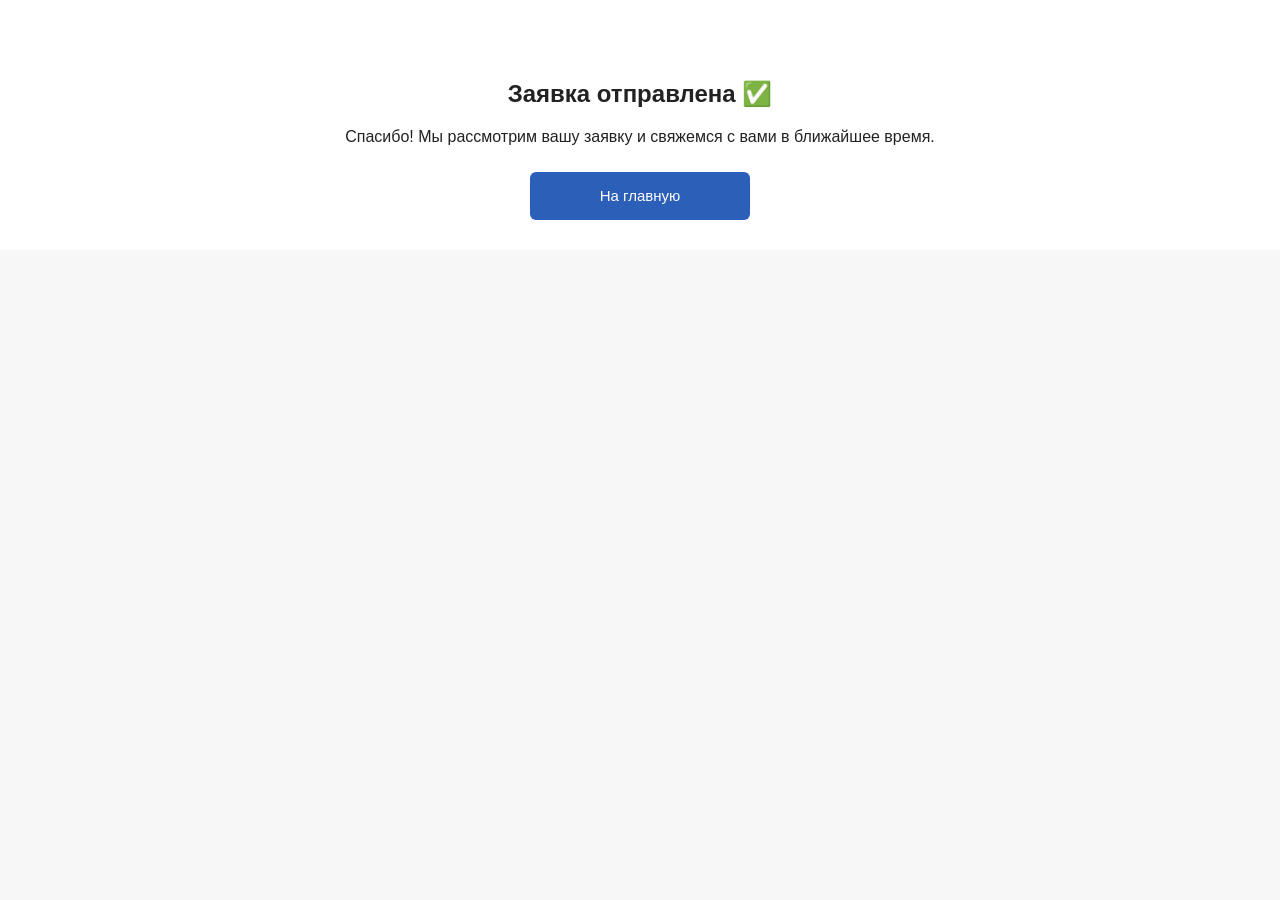
<file: success-ru.html>
<!DOCTYPE html>
<html lang="en">
<head>
  <meta charset="UTF-8">
  <title>Success | AlmaPro</title>
  <link rel="stylesheet" href="main.css">
</head>

<body>

<section class="apply-hero center">
  <h1>Заявка отправлена ✅</h1>
  <p>Спасибо! Мы рассмотрим вашу заявку и свяжемся с вами в ближайшее время.</p>

  <a href="index-ru.html" class="btn btn-primary">На главную</a>
</section>

</body>
</html>
</file>
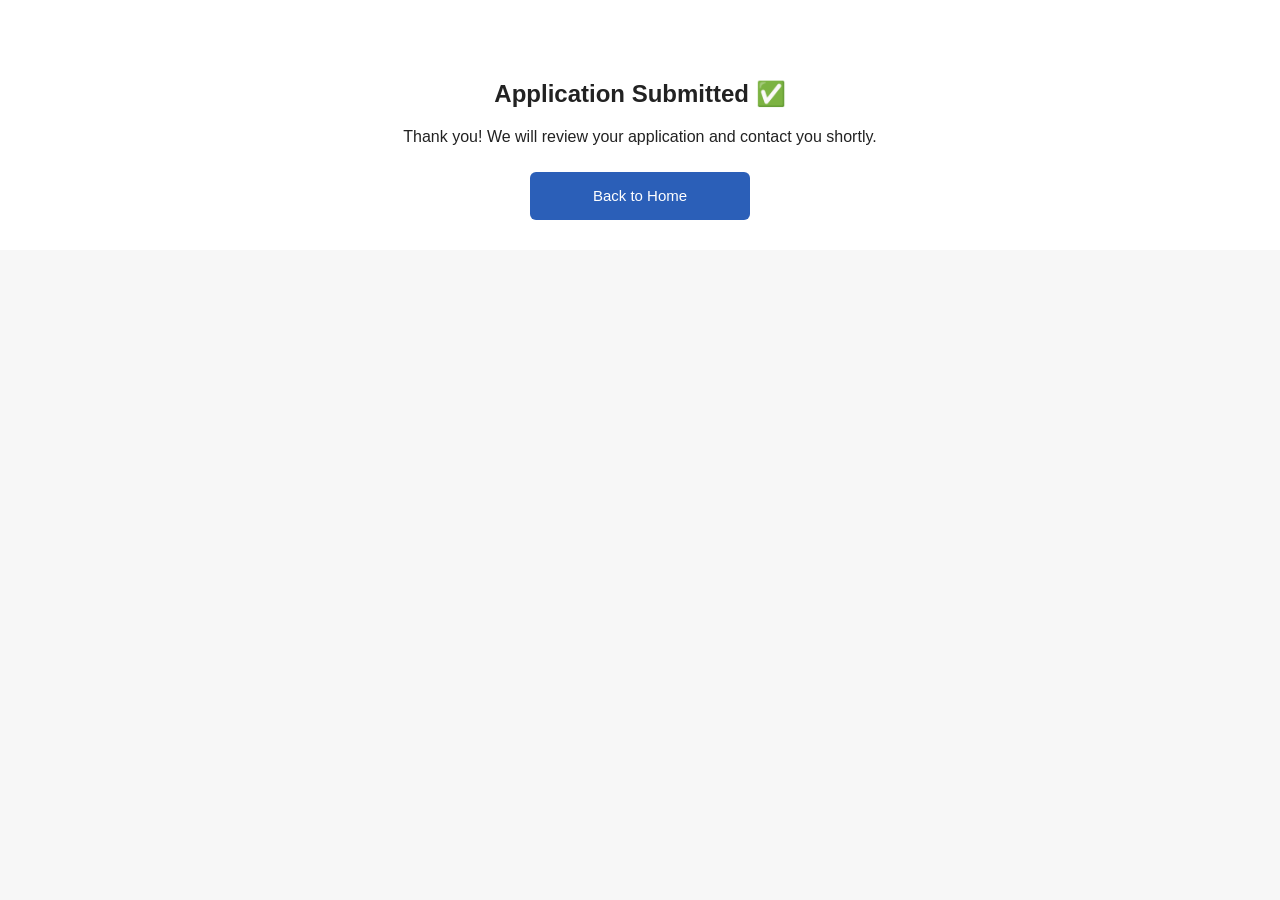
<file: success.html>
<!DOCTYPE html>
<html lang="en">
<head>
  <meta charset="UTF-8">
  <title>Success | AlmaPro</title>
  <link rel="stylesheet" href="main.css">
</head>

<body>

<section class="apply-hero center">
  <h1>Application Submitted ✅</h1>
  <p>Thank you! We will review your application and contact you shortly.</p>

  <a href="index.html" class="btn btn-primary">Back to Home</a>
</section>

</body>
</html>
</file>
<file: main.css>
body{
font-family: Arial, sans-serif;
margin:0;
background:#f7f7f7;
color:#222;
}

.container{
max-width:1200px;
margin:auto;
padding:20px;
}

/* HEADER */
.header{
position:sticky;
top:0;
background:#f7f7f7;
z-index:100;
transition:all 0.3s ease;
}

.header-inner{
display:flex;
justify-content:space-between;
align-items:center;
height:55px;
transition:all 0.3s ease;
}

.logo img{
height:28px;
transition:all 0.3s ease;
}

/* SHRINK STATE */
.header.shrink .header-inner{
height:35px;
}

.header.shrink .logo img{
height:24px;
}

.header.shrink{
box-shadow:0 2px 8px rgba(0,0,0,0.05);
}

.hero{
background:#ffffff;
padding:80px 0 90px 0;
text-align:left;
}

.hero-text{
max-width:800px;
}

.btn-primary{
background:#2b5fb8;
color:white;
border:none;
padding:12px 24px;
border-radius:6px;
cursor:pointer;
font-size:16px;
}

.hero{
padding:80px 0 90px 0;
}

.hero-inner{
max-width:1100px;
margin:auto;
display:flex;
}

.hero h1{
font-size:42px;
margin-bottom: 40px;
margin-top: 20px;
}

.hero p{
font-size:22px;
color:#161616;
font-weight:400;
margin-bottom:30px;
}

.hero-features{
list-style:none;
padding:0;
margin-bottom:32px;
}

.hero ul{
margin-bottom:30px;
}

.hero-list li{
margin-bottom:8px;
list-style:none;
}

.hero-list li::before{
content:"✓";
color:#2f5fd0;
margin-right:8px;
}

.hero-features li{
margin-bottom:8px;
}

.hero-buttons {
  margin-top: 40px;
  display: flex;
  gap: 16px;
  align-items: center; /* 🔥 KEY FIX */
}

.hero-buttons .btn {
  height: 48px;
  display: flex; /* 🔥 ensures full stretch */
}

/* BASE BUTTON */
.btn {
  display: inline-flex;
  align-items: center;
  justify-content: center;

  height: 48px;
  min-width: 220px;
  padding: 0 22px;

  border-radius: 6px;
  font-size: 15px;
  line-height: 1;

  text-decoration: none !important;
  box-sizing: border-box;
}

/* PRIMARY */
.btn-primary {
  background: #2b5fb8;
  color: #fff;
  box-sizing: border-box; /* 🔥 CRITICAL */
  border: 1px solid transparent; /* 🔥 balances height */
}

.btn-primary:hover {
  background: #1f4fa3;
  transform: translateY(-2px);
}

/* SECONDARY */
.btn-secondary {
  background: #fff;
  border: 1px solid #d1d5db;
  color: #111;
  box-sizing: border-box; /* 🔥 CRITICAL */
}
.btn-secondary:hover {
  background: #f3f4f6;
}

.hero-note{
margin-top:35px;
font-size:14px;
font-weight:200;
color:#535353;
}

.categories{
padding:70px 0 90px 0;
background:#f7f7f7;
}

.categories h2{
font-size:28px;
margin-bottom:40px;
}

.category-card h3 {
  color: #222;
}

.categories-grid{
display:grid;
grid-template-columns:repeat(3,1fr);
gap:20px;
}

.category-card{
background:white;
padding:24px;
border-radius:8px;
border:1px solid #e6e6e6;
transition:all 0.25s ease;
}

.category-card {
  display: block;              /* makes <a> behave like a card */
  text-decoration: none;       /* remove blue underline */
  color: inherit;              /* remove blue text */
}

.category-card * {
  text-decoration: none;
  color: inherit;
}

.card-link {
  color: #2f5fd0;
  font-weight: 500;
  text-decoration: underline;
}

.card-link {
  transition: all 0.2s ease;
}

.category-card:hover .card-link {
  transform: translateX(4px);
}

.category-card:hover{
transform:translateY(-6px);
box-shadow:0 12px 28px rgba(0,0,0,0.08);
}

.category-card h3{
margin-bottom:10px;
}

.category-card p{
margin-bottom:15px;
color:#555;
}

.coming{
color:#888;
font-size:14px;
}

section{
padding:80px 0;
}

.standard{
padding:80px 0;
background:#ffffff;
}

.standard-inner {
  display: flex;
  align-items: flex-start;
  justify-content: space-between;

  gap: 120px;              /* 🔥 big separation */
}

.standard-left {
  max-width: 420px;
  margin-right: auto;      /* pushes right side away */
}

.standard-right {
  max-width: 520px;
  margin-left: auto;
  padding-right: 20px; /* subtle push to edge */
}

/* LIST + DIVIDER */
.standard-list {
  border-left: 2px solid #e5e7eb; /* 🔥 light grey */
  padding-left: 28px;             /* 🔥 more space after line */
}

.standard-list li {
  margin-bottom: 16px; /* 🔥 more vertical spacing */
  line-height: 1.6;
}

.professionals{
background:#f7f7f7;
padding:80px 0;
}

.professionals h2{
margin-bottom:20px;
}

.professionals p{
max-width:520px;
margin-bottom:30px;
color:#555;
line-height:1.6;
}

.footer{
background:#0b0f14;
color:#cbd5e1;
padding:60px 0 30px;
}

.footer-inner{
display:flex;
justify-content:space-between;
align-items:flex-start;
}

.footer-left{
max-width:220px;
text-decoration: none;
}

.footer-left a {
  text-decoration: none;  /* ❌ remove underline */
  color: #94a3b8;         /* match your paragraph color */
}

.footer-left a:hover {
  color: #cbd5e1;         /* optional hover (same tone as footer) */
}

.footer-logo{
height:16px;
margin-bottom:15px;
}

.footer-left p{
color:#94a3b8;
line-height:1.5;
}

.footer-right{
text-decoration: none;
display:flex;
flex-direction:column;
gap:10px;
}

.footer-title{
color:#e2e8f0;
font-weight:600;
margin-bottom:10px;
}

.footer-right a{
color:#94a3b8;
text-decoration:none;
transition:color .2s ease;
}

.footer-right a:hover{
color:white;
}

.footer-bottom{
margin-top:40px;
}

.footer-line{
height:1px;
background:#1f2937;
margin-bottom:20px;
}

.footer-bottom p{
text-align:right;
font-size:14px;
color:#6b7280;
}


/* SPECIALIST PAGE*/
.specialist-card hr{
margin:15px 0;
border:none;
border-top:1px solid #e5e7eb;
}

.specialist-card a{
color:#2b5fb8;
text-decoration:none;
font-weight:500;
}

.load-more{
text-align:center;
margin-top:150px;
}

.nannies-page{
background:#f7f7f7;
padding:80px 0;
}


.list-header{
display:flex;
justify-content:space-between;
align-items:flex-start;
margin-bottom:40px;
}


.sort-box{
text-align:right;
}


.sort-btn{
border:1px solid #ccc;
background:white;
padding:6px 12px;
border-radius:4px;
margin-bottom:5px;
}


.nannies-grid{
display:grid;
grid-template-columns:repeat(3,1fr);
gap:30px;
}


.nanny-card{
background:white;
border:1px solid #e5e7eb;
border-radius:10px;
padding:20px;
display:flex;
gap:15px;
transition:all .25s ease;
}


.nanny-card:hover{
transform:translateY(-4px);
box-shadow:0 10px 20px rgba(0,0,0,0.06);
}


.nanny-card img{
width:70px;
height:70px;
border-radius:8px;
object-fit:cover;
}


.nanny-info h3{
margin-bottom:6px;
}


.nanny-info p{
color:#555;
margin-bottom:6px;
}


.location{
font-size:14px;
color:#777;
}


.nanny-info a{
color:#2b5fb8;
text-decoration:none;
font-weight:500;
}


.load-more{
text-align:center;
margin-top:50px;
}

/* NANNIES INTRO */

.nannies-intro{
background:#ffffff;
padding:80px 0 70px 0;
}

.nannies-intro h1{
margin-bottom:15px;
}

.intro-sub{
max-width:520px;
color:#555;
margin-bottom:30px;
}

.intro-list{
padding-left:18px;
color:#444;
line-height:1.8;
}


/* PROFESSIONALS LIST */

.nannies-page{
background:#f7f7f7;
padding:80px 0;
}

.list-header{
display:flex;
justify-content:space-between;
align-items:flex-start;
margin-bottom:40px;
}

.sort-dropdown{
position:relative;
display:inline-block;
}

.sort-btn{
border:1px solid #ccc;
background:white;
padding:12px 70px;
border-radius:10px;
cursor:pointer;
font-size:15px;
display:flex;
align-items:center;
gap:8px;
transition:all .2s ease;
}

.sort-btn:hover{
border-color:#999;
}

.arrow{
font-size:12px;
}

/* Dropdown menu */
.sort-menu{
position:absolute;
top:110%;
left:0;
background:white;
border:1px solid #ddd;
border-radius:10px;
box-shadow:0 10px 20px rgba(0,0,0,0.08);
padding:10px 0;
display:none;
min-width:180px;
z-index:100;
}

.sort-menu.active{
display:block;
}

.sort-item{
padding:10px 15px;
cursor:pointer;
font-size:14px;
}

.sort-item:hover{
background:#f3f4f6;
}

/* GRID */

.nannies-grid{
display:grid;
grid-template-columns:repeat(3,1fr);
gap:30px;
align-items:stretch;
}

/* CARD */

.nanny-card{
background:white;
border:1px solid #e5e7eb;
border-radius:12px;
padding:20px;

display:flex;
flex-direction:column;
justify-content:space-between;

height:100%;
}

.nanny-card:hover{
transform:translateY(-3px);
box-shadow:0 10px 20px rgba(0,0,0,0.06);
}

/* TOP SECTION */

.card-top{
display:flex;
gap:16px;
align-items:center;
}

.card-top img{
width:100px;
height:100px;
border-radius:10px;
object-fit:cover;
box-shadow:0 4px 10px rgba(0,0,0,0.08);
}

/* TEXT */

.card-info h3{
margin-bottom:4px;
font-size:16px;
}

.experience{
font-size:13px;
color:#777;
margin-bottom:3px;
}

.status{
font-size:13px;
font-weight:500;
}

.available{
color:#2b5fb8;
}

.nanny-info a:hover{
text-decoration:underline;
}

/* STATUS */

.status{
font-size:13px;
font-weight:500;
}

.available{
color:#2b5fb8;
}

.booked{
color:#666;
}

.unknown{
color:#9ca3af;
}

/* DIVIDER */

.card-divider{
border-top:2px solid #2b5fb8;
opacity:.3;
margin-top:10px;
}

/* FOOTER */

.card-footer{
margin-top:auto;
}

.profile-link{
color:#2b5fb8;
text-decoration:none;
font-weight:500;
font-size:14px;
}

.profile-link:hover{
text-decoration:underline;
}

/* LOAD MORE */

.load-more{
text-align:center;
margin: 100px;
}


/* PROFILE HERO */
.profile-hero{
background:#ffffff;
padding:60px 0;
}

.profile-top{
display:flex;
gap:40px;
align-items:center;
}

.profile-photo img{
width:220px;
border-radius:10px;
}

.profile-info h1{
margin-bottom:5px;
}

.role{
color:#666;
margin-bottom:15px;
}

.meta p{
margin-bottom:6px;
}

.available{
color:#2b5fb8;
font-weight:500;
}

.note{
font-size:14px;
color:#777;
margin-top:10px;
}

/* SECTIONS */
.profile-section{
padding:60px 0;
background:#ffffff;
}

.profile-section h2{
margin-bottom:20px;
}

.about-text{
max-width:700px;
color:#555;
}

/* GRID INFO */
.info-grid{
display:grid;
grid-template-columns:repeat(2,1fr);
gap:30px;
margin-top:20px;
}

.label{
font-size:14px;
color:#777;
margin-bottom:5px;
}

/* REVIEWS */
.profile-reviews{
background:#f7f7f7;
padding:60px 0;
}

.reviews-grid{
display:flex;
gap:40px;
margin-top:20px;
}

.review{
max-width:300px;
color:#555;
}

.review-btn{
margin-top:30px;
}

.review-btn a {
  margin-top: 20px;
}

  /* BACK BUTTON */
  .back-btn{
  text-align:center;
  margin-top:100px;
  }


/* APPLY PAGE */
body{
background:#f7f7f7;
}

.apply-hero{
background:white;
padding:60px 0 30px;
text-align:center;
}

.subtitle{
color:#666;
margin:10px 0 20px;
}

.badge{
display:inline-block;
background:#eef2ff;
color:#2b5fb8;
padding:8px 16px;
border-radius:20px;
font-size:14px;
}

.form-inner {
  max-width: 900px;
  margin: 0 auto;
  padding: 0 20px; /* 🔥 MATCH THIS */
}

/* FORM */
.apply-form{
background:#f7f7f7;
padding:40px 0 80px;
}

.form-wrapper {
  max-width: 1200px;
  margin: 0 auto;
  padding: 0 20px;
}

.form-block{
background:white;
padding:28px; /* was 25 */
border-radius:12px; /* smoother */
margin-bottom:28px;
box-shadow:0 2px 10px rgba(0,0,0,0.04);
}

input {
  margin-bottom: 0; /* 🔥 remove extra stacking conflict */
}

.phone-input {
  display: flex;
  gap: 8px;
}

.phone-input select {
  padding: 12px;
  border: 1px solid #ddd;
  border-radius: 8px;
  background: white;
}

.phone-input input {
  flex: 1;
}

.form-block h3 {
  margin-bottom: 20px;
  font-size: 16px;
  font-weight: 600;
}

.form-row {
  display: grid;
  grid-template-columns: 1fr 1fr;
  gap: 20px; /* 🔥 increase from 15 */
  margin-bottom: 18px;
}

.form-block input{
margin-bottom: 16px; /* was 15 / 10 mixed */
flex:1;
}

/*salary block*/
.salary-row{
display:flex;
justify-content:space-between;
align-items:center;
gap:20px;
flex-wrap:wrap;
}

.salary-row input{
max-width:200px;
}

input, textarea{
width:95%;
padding:12px;
border:1px solid #ddd;
border-radius:8px;
font-size:14px;
background: #fff;
}

textarea{
width:95%;
padding:12px;
border:1px solid #ddd;
border-radius:8px;
font-size:14px;
min-height:140px;
resize:none;
}

.label {
  margin: 18px 0 12px;
  font-size: 13px;
  color: #666;
}

.tags{
display:flex;
gap:10px;
flex-wrap:wrap;
margin-top:10px;
}

.tags span{
padding:8px 14px;
border:1px solid #ccc;
border-radius:8px;
cursor:pointer;
}

.tags-row{
display:flex;
gap:12px;
margin-top:10px;
}

.upload-box {
  border: 2px dashed #ccc;
  padding: 50px;
  text-align: center;
  border-radius: 12px;
  color: #666;
  background: white;
  cursor: pointer;
  transition: 0.2s;
  display: block;
  width: 100%;
  max-width: 600px;
  margin: 0 auto;
}

.upload-box:hover {
  border-color: #2b5fb8;
  background: #f9fbff;
}

.upload-box input {
  display: none;
}

.upload-content {
  display: flex;
  flex-direction: column;
  align-items: center;
}

.upload-content p {
  margin: 10px 0 5px;
  font-weight: 500;
}

.upload-content span {
  font-size: 12px;
  color: #888;
}

.upload-icon {
  font-size: 24px;
}

#previewImage {
  width: 100%;
  max-height: 200px;
  object-fit: cover;
  border-radius: 10px;
}

.form-note{
text-align:center;
color:#777;
margin:20px 0;
}

.center{
text-align:center;
}

.tag{
padding:12px 18px;
border:1px solid #ddd;
border-radius:8px;
text-align:center;
cursor:pointer;
transition:all .2s ease;
background:white;
font-size:14px;
flex:unset; /* 🔥 important */
}

/* Hover */
.tag:hover{
border-color:#2b5fb8;
color:#2b5fb8;
}

/* Active */
.tag.active{
background:#2b5fb8;
color:white;
border-color:#2b5fb8;
}

.char-count{
text-align:right;
font-size:12px;
color:#888;
margin-top:5px;
}

input {
  margin-bottom: 10px;
}

input:focus, textarea:focus{
outline:none;
border-color:#2b5fb8;
box-shadow:0 0 0 2px rgba(43,95,184,0.1);
}

.btn-primary{
margin-top: 10px;
transition:all .2s ease;
}

.btn-primary:hover{
transform:translateY(-2px);
box-shadow:0 8px 20px rgba(0,0,0,0.1);
}


/* SUCCESS STATE */
.success-message{
display:none;
text-align:center;
padding:80px 20px;
}

.success-box{
background:white;
padding:40px;
border-radius:12px;
max-width:500px;
margin:auto;
box-shadow:0 10px 30px rgba(0,0,0,0.05);
}

.success-icon{
font-size:32px;
color:#2b5fb8;
margin-bottom:20px;
}

.success-message{
display:none;
text-align:center;
padding:80px 20px;
animation:fadeIn 0.4s ease;
}

@keyframes fadeIn{
from{
opacity:0;
transform:translateY(10px);
}
to{
opacity:1;
transform:translateY(0);
}
}

/* HERO contact */
.contact-hero{
background:#f7f7f7;
padding:60px 0 30px;
}

.contact-sub{
margin-top:10px;
max-width:500px;
color:#555;
}

.contact-note{
margin-top:15px;
color:#666;
}

.contact-list{
margin-top:25px;
line-height:2;
color:#444;
}

/* CARDS */
.contact-grid{
display:grid;
grid-template-columns:1fr 1fr;
gap:20px;
margin-top:20px;
}

.contact-card{
background:white;
padding:20px;
border-radius:10px;
border:1px solid #e5e7eb;
transition:.25s ease;
}

.contact-card:hover{
transform:translateY(-4px);
box-shadow:0 10px 20px rgba(0,0,0,0.05);
}

.card-divider{
margin:15px 0;
border-top:1px solid #e5e7eb;
}

.contact-link{
color:#2b5fb8;
text-decoration:none;
font-weight:500;
}

/* FORM */
.contact-form{
background:#f7f7f7;
padding:60px 0 60px;
}

.form-note{
margin-top:10px;
color:#666;
font-size:14px;
}

/* OVERLAY */
.nav-overlay {
  position: fixed;
  top: 0;
  left: 0;
  width: 100%;
  height: 100%;
  background: rgba(0,0,0,0.5);
  opacity: 0;
  visibility: hidden;
  transition: 0.3s;
  z-index: 999;
}

.menu {
  cursor: pointer;   /* 🔥 makes it feel clickable */
}

.menu:hover {
  opacity: 0.7;
}

/* MENU PANEL */
.side-menu {
  position: fixed;
  top: 0;
  right: -100%;
  width: 280px;
  height: 100%;

  background: #f7f7f7;           /* 🔥 light gray */
  border-left: 1px solid #e5e7eb; /* 🔥 subtle border */

  padding: 30px 20px;
  transition: 0.3s;
  z-index: 1000;

  display: flex;
  flex-direction: column;
}

/* ACTIVE STATE */
.side-menu.active {
  right: 0;
}

.nav-overlay.active {
  opacity: 1;
  visibility: visible;
}

/* MENU CONTENT */
.menu-header {
  display: flex;
  justify-content: flex-end;
}

.close-btn {
  font-size: 24px;
  cursor: pointer;
  color: #222;
}

.menu-links {
  margin-top: 40px;
  display: flex;
  flex-direction: column;
  gap: 20px;
}

.menu-links a {
  color: #222;
  text-decoration: none;
  font-size: 18px;
  transition: 0.2s;
}

.menu-links a:hover {
  color: #2b5fb8;
}

html {
  scroll-behavior: smooth;
}



/*Mobile main page*/
@media (max-width: 768px) {

    /* ✅ GLOBAL SIDE SPACING */
  .container {
  max-width: 100%;
  margin: 0 auto;
  padding-left: 22px;
  padding-right: 22px;
}

 /* ✅ ALIGN HEADER WITH CONTENT */
.header {
    background: #f7f7f7;
  }
 
  .header-inner {
    padding-left: 22px;
    padding-right: 22px;
    height: 50px;
    display: flex;
    align-items: center;
    justify-content: space-between;
  }

  /* ✅ LOGO SIZE (smaller, cleaner) */
  .logo img {
    height: 24px;
  }

  /* ✅ BURGER ICON (bigger + balanced) */
  .menu {
    font-size: 22px;
    line-height: 1;
  }

  /* ✅ HERO EXTRA CONTROL */
  .hero {
    padding-left: 20px;
    padding-right: 20px;
  }

  /* ✅ SECTIONS ALIGNMENT */
  .categories,
  .standard,
  .professionals {
    padding-left: 0;
    padding-right: 0;
  }

  /* ✅ HERO */
  .hero {
    padding: 40px 0;
  }

   .hero-inner {
    padding-left: 22px;
    padding-right: 22px;
  }

  .hero-text {
    max-width: 100%;
  }

  .hero h1 {
    font-size: 28px;
    margin-bottom: 20px;
  }

  .hero p {
    font-size: 16px;
    margin-bottom: 20px;
  }

  /* ✅ LIST */
  .hero-list li {
    font-size: 14px;
  }

  /* ✅ BUTTONS STACK (IMPORTANT) */
  .hero-buttons {
    display: flex;
    flex-direction: column;
    gap: 12px;
  }

  .hero-buttons a {
    margin: 0 !important;
    width: 100%;
    justify-content: center;
  }

  .btn {
    width: 100%;
    height: 48px;
  }

  /* ✅ CATEGORIES (FIX GRID) */
  .categories-grid {
    grid-template-columns: 1fr;
    gap: 16px;
  }

  .category-card {
    width: 100%;
    margin: 0 auto;
    box-sizing: border-box;
    display: block;
    text-decoration: none;
    color: inherit;
    transition: all 0.25s ease;
  }

  .category-card:hover {
  transform: translateY(-4px);
  box-shadow: 0 10px 24px rgba(0,0,0,0.08);
}

category-card:active {
  transform: scale(0.98);
}

  /* ✅ STANDARD SECTION (CRITICAL FIX) */
  .standard-inner {
    flex-direction: column;
    gap: 40px;
  }

  .standard-list {
    border-left: none;
    border-top: 2px solid #e5e7eb;
    padding-left: 0;
    padding-top: 20px;
  }

  /* ✅ PROFESSIONALS */
  .professionals p {
    max-width: 100%;
  }

  .professionals .btn-primary {
    width: 100%;
    display: inline-flex;
    justify-content: center;
  }

  /* ✅ FOOTER STACK */
  .footer-inner {
    flex-direction: column;
    gap: 30px;
  }

  .footer-bottom p {
    text-align: center;
  }

  /* ✅ PREVENT ZOOM / SIDE SCROLL */
  html, body {
    overflow-x: hidden;
  }

  * {
    max-width: 100%;
  }
}


/* MOBILE PROFESSIONALS PAGE */
@media (max-width: 768px) {

  .nannies-page {
  position: relative;
  z-index: 1;
}

.sort-menu {
  z-index: 9999;
}

  /* ✅ CONTAINER SPACING */
  .container {
    max-width: 100%;
    padding-left: 22px;
    padding-right: 22px;
  }

  /* =========================
     INTRO SECTION
  ========================= */
  .nannies-intro {
    padding: 40px 0;
  }

  .nannies-intro h1 {
    font-size: 26px;
    margin-bottom: 15px;
  }

  .intro-sub {
    font-size: 15px;
    margin-bottom: 20px;
  }

  .intro-list {
    padding-left: 16px;
  }

  .intro-list li {
    font-size: 14px;
    margin-bottom: 8px;
  }

  /* =========================
     HEADER SECTION (title + sort)
  ========================= */
  .list-header {
    flex-direction: column;
    gap: 20px;
    margin-bottom: 30px;
  }

  .list-header h1 {
    font-size: 24px;
  }

  .list-header p {
    font-size: 14px;
  }

  .sort-box {
    width: 100%;
  }

  .sort-btn {
    width: 100%;
    padding: 10px;
    text-align: left;
    border-radius: 6px;
  }

  /* =========================
     GRID → STACK
  ========================= */
  .nannies-grid {
    grid-template-columns: 1fr;
    gap: 50px;
  }

  /* =========================
     CARD (IMPORTANT)
  ========================= */
  .nanny-card {
    flex-direction: column;
    padding: 16px;
  }

  .card-top {
    display: flex;
    gap: 15px;
    align-items: center;
  }

  .nanny-card img {
    width: 80px;
    height: 80px;
    border-radius: 10px;
  }

  .card-info h3 {
    font-size: 16px;
    margin-bottom: 5px;
  }

  .experience {
    font-size: 13px;
    margin-bottom: 5px;
  }

  .status {
    font-size: 14px;
    font-weight: 500;
  }

  /* status colors */
  .status.available {
    color: #2b5fb8;
  }

  .status.booked {
    color: #777;
  }

  /* divider */
  .card-divider {
    height: 1px;
    background: #e5e7eb;
    margin: 15px 0;
  }

  /* footer link */
  .card-footer a {
    color: #2b5fb8;
    font-weight: 500;
    text-decoration: none;
  }


/*SORT BUTTON DROPDOWN*/
.sort-dropdown {
    position: relative;
    width: 100%;
  }

  .sort-btn {
    width: 100%;
    padding: 12px;
    border-radius: 8px;
    font-size: 14px;
    display: flex;
  justify-content: space-between;
  align-items: center;
  }

  /* DROPDOWN MENU FIX */
  .sort-menu {
    position: absolute;
    top: 110%;
    left: 0;
    width: 100%;
    background: white;
    border: 1px solid #e5e7eb;
    border-radius: 8px;
    box-shadow: 0 8px 20px rgba(0,0,0,0.08);
    display: none;
    z-index: 999;
  }

  .sort-menu.active {
    display: block;
  }

  .sort-item {
    padding: 12px;
    font-size: 14px;
  }

  .sort-item:hover {
    background: #f3f4f6;
  }

}

/*PROFILE PAGE*/

@media (max-width: 768px) {

  /* =========================
     CONTAINER
  ========================= */
  .container {
    padding-left: 22px;
    padding-right: 22px;
  }

  /* =========================
     HERO SECTION
  ========================= */
  .profile-top {
    flex-direction: column;
    align-items: flex-start;
    gap: 20px;
  }

  .profile-photo img {
    width: 100%;
    max-width: 140px;
    border-radius: 10px;
  }

  .profile-info h1 {
    font-size: 22px;
  }

  .role {
    font-size: 14px;
    margin-bottom: 10px;
  }

  .meta p {
    font-size: 14px;
  }

  /* BUTTON FULL WIDTH */
  .profile-info .btn-primary {
    width: 100%;
    display: block;
    text-align: center;
    margin-top: 15px;
  }

  .note {
    font-size: 13px;
  }

  /* =========================
     SECTIONS
  ========================= */
  .profile-section {
    padding: 40px 0;
  }

  .profile-section h2 {
    font-size: 20px;
  }

  .about-text {
    font-size: 14px;
  }

  /* =========================
     INFO GRID → STACK
  ========================= */
  .info-grid {
    grid-template-columns: 1fr;
    gap: 20px;
  }

  /* =========================
     REVIEWS
  ========================= */
  .reviews-grid {
    flex-direction: column;
    gap: 20px;
  }

  .review {
    max-width: 100%;
    font-size: 14px;
  }

  /* BUTTON UNDER REVIEWS */
  .profile-reviews .btn-primary {
    width: 100%;
    display: block;
    text-align: center;
    margin-top: 20px;
  }

  /* =========================
     OTHER NANNIES
  ========================= */
  .nannies-grid {
    grid-template-columns: 1fr;
    gap: 50px;
  }

  /* =========================
     BACK BUTTON
  ========================= */
  .back-btn {
    margin-top: 40px;
    padding-left: 22px;
    padding-right: 22px;
  }

  .back-btn .btn-primary {
    width: 100%;
    display: block;
    text-align: center;
  }

}

/*BUTTON FIX*/

@media (max-width: 768px) {
  .btn-primary {
    display: flex !important;
    align-items: center;
    justify-content: center;
  }
}


/*SUPPORT PAGE MOBILE*/
@media (max-width: 768px) {

  /* =========================
     CONTAINER
  ========================= */
  .container {
    padding-left: 22px;
    padding-right: 22px;
  }

  /* =========================
     HERO
  ========================= */
  .contact-hero {
    padding: 40px 0 20px;
  }

  .contact-hero h1 {
    font-size: 24px;
    margin-bottom: 10px;
  }

  .contact-sub {
    font-size: 14px;
  }

  .contact-note {
    font-size: 13px;
  }

  .contact-list {
    font-size: 14px;
    margin-top: 20px;
    padding-left: 16px;
  }

  /* =========================
     CONTACT CARDS
  ========================= */
  .contact-grid {
    grid-template-columns: 1fr;
    gap: 16px;
  }

  .contact-card {
    padding: 18px;
  }

  .contact-card h3 {
    font-size: 16px;
    margin-bottom: 5px;
  }

  .contact-card p {
    font-size: 14px;
  }

  .contact-link {
    display: inline-block;
    font-size: 14px;
  }

  /* =========================
     FORM
  ========================= */
  .contact-form {
    padding: 40px 0;
  }

  .form-wrapper h2 {
    font-size: 20px;
    margin-bottom: 15px;
  }

  .form-block {
    margin-bottom: 12px;
  }

  .form-block input,
  .form-block textarea {
    width: 100%;
    padding: 12px;
    font-size: 14px;
    border-radius: 6px;
    border: 1px solid #e5e7eb;
  }

  .form-block textarea {
    min-height: 120px;
  }

  .form-note {
    font-size: 12px;
    margin-top: 10px;
  }

  /* =========================
     SUBMIT BUTTON
  ========================= */
  .contact-form .btn-primary {
    width: 100%;
    height: 48px;

    display: flex;
    align-items: center;
    justify-content: center;

    margin-top: 15px;
  }

}

/*APPLY PAGE*/
@media (max-width: 768px) {

  /* =========================
     HERO
  ========================= */
  .apply-hero {
    padding: 40px 0 20px;
  }

  .apply-hero h1 {
    font-size: 24px;
  }

  .subtitle {
    font-size: 14px;
  }

  .badge {
    font-size: 13px;
    padding: 6px 14px;
  }

  /* =========================
     FORM WRAPPER
  ========================= */
  .form-inner {
    padding-left: 22px;
    padding-right: 22px;
  }

  /* =========================
     FORM BLOCKS
  ========================= */
  .form-block {
    padding: 20px;
  }

  .form-block input,
  .form-block textarea {
    margin-bottom: 12px;
  }

  .form-block h3 {
    font-size: 15px;
    margin-bottom: 15px;
  }

  /* =========================
     ROW → STACK
  ========================= */
    .form-row {
    grid-template-columns: 1fr;
    gap: 12px;
    margin-bottom: 12px; /* 🔥 reduce */
  }

  /* =========================
     INPUTS (CRITICAL FIX)
  ========================= */
    input,
  textarea {
    width: 100% !important;
    box-sizing: border-box;
    margin: 0; /* 🔥 important */
  }

  textarea {
    min-height: 120px;
  }

  /* =========================
     PHONE INPUT
  ========================= */
  .phone-input {
    display: flex;
    gap: 10px;
  }

  .phone-input select {
    width: 80px;
    flex-shrink: 0;
  }

  .phone-input input {
    flex: 1;
    width: 100%;
  }

  /* =========================
     SALARY BLOCK
  ========================= */
  .salary-row {
    flex-direction: column;
    align-items: flex-start;
    gap: 10px;
  }

  .salary-row input {
    width: 100%;
    max-width: 100%;
  }

  /* =========================
     TAGS
  ========================= */
  .tags {
    gap: 8px;
  }

  .tag {
    flex: 1 1 calc(50% - 8px);
    padding: 10px;
    font-size: 13px;
  }

  /* =========================
     UPLOAD
  ========================= */
  .upload-box {
    width: 100%;
    max-width: 100%;

    padding: 24px;            /* 🔥 reduce from 50px */
    box-sizing: border-box;   /* 🔥 CRITICAL */

    margin: 0;                /* remove auto centering issues */
  }

  .upload-content p {
    font-size: 14px;
  }

  .upload-content span {
    font-size: 11px;
  }

  /* =========================
     NOTE
  ========================= */
  .form-note {
    font-size: 12px;
  }

  /* =========================
     SUBMIT BUTTON
  ========================= */
  .apply-form .btn-primary {
    width: 100%;
    height: 50px;

    display: flex;
    align-items: center;
    justify-content: center;

    margin-top: 15px;
  }

}

/* LANGUAGE SWITCH (CLEAN FINAL VERSION) */

.header-right {
  display: flex;
  align-items: center;
  gap: 16px; /* 🔥 increase this */
}

/* container */
.lang-switch {
  display: flex;
  align-items: center;
  gap: 4px;
}

/* links instead of buttons */
.lang-switch a {
  display: inline-flex;
  align-items: center;
  justify-content: center;

  height: 28px;
  padding: 0 10px;

  font-size: 12px;
  text-decoration: none;

  color: #444;
  border: 1px solid #ddd;
  border-radius: 6px;

  transition: all 0.2s ease;
}

/* hover */
.lang-switch a:hover {
  border-color: #2b5fb8;
  color: #2b5fb8;
}

/* active language */
.lang-switch a.active {
  border-color: #2b5fb8;
  background: #eef2ff;
  color: #2b5fb8;
}

/* MOBILE */
@media (max-width: 768px) {
  .header-right {
    gap: 10px;
  }


  .lang-switch a {
    height: 24px;
    padding: 0 8px;
    font-size: 11px;
  }
}


/*Russian page disabled links*/
.card-link.disabled {
  color: #9ca3af;
  cursor: default;
  text-decoration: none;
}
</file>
